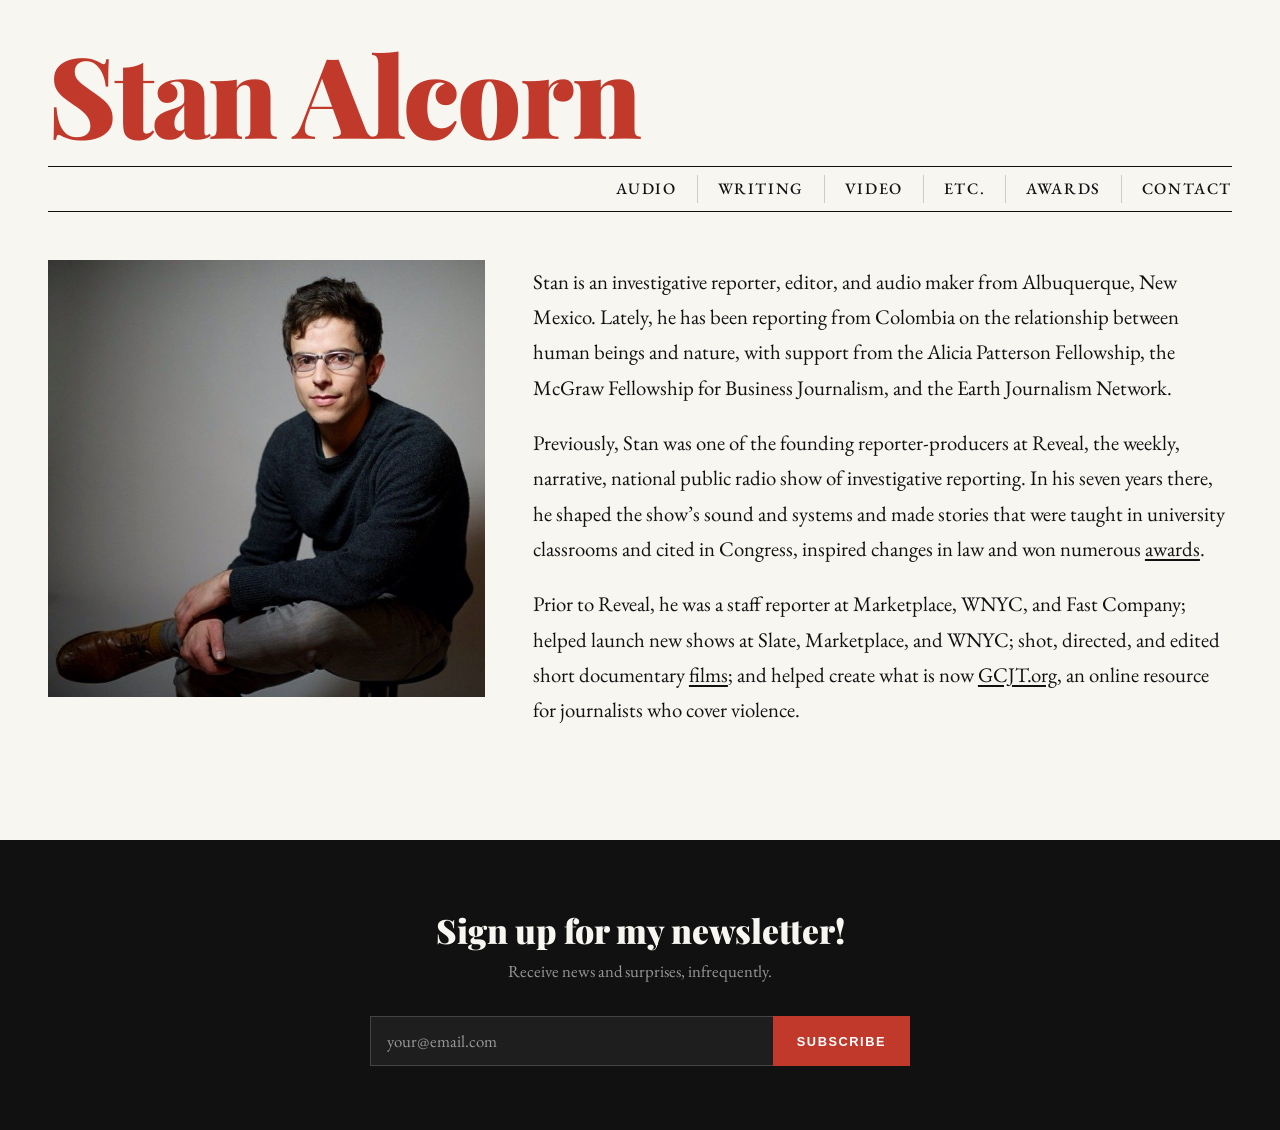
<file: index.html>
<!DOCTYPE html>
<html lang="en">
<head>
  <meta charset="UTF-8">
  <meta name="viewport" content="width=device-width, initial-scale=1.0">
  <title>Stan Alcorn — Investigative Reporter, Editor, and Audio Maker</title>
  <meta name="description" content="Stan Alcorn is an investigative reporter, editor and audio maker reporting from Colombia on the relationship between human beings and nature. Peabody Award winner and founding reporter-producer at Reveal.">
  <meta name="author" content="Stan Alcorn">
  <link rel="canonical" href="https://stanalcorn.com/">

  <meta property="og:type" content="website">
  <meta property="og:site_name" content="Stan Alcorn">
  <meta property="og:title" content="Stan Alcorn — Investigative Reporter, Editor and Audio Maker">
  <meta property="og:description" content="Stan Alcorn is an investigative reporter, editor and audio maker reporting from Colombia on the relationship between human beings and nature. Peabody Award winner and founding reporter-producer at Reveal.">
  <meta property="og:url" content="https://stanalcorn.com/">
  <meta property="og:image" content="https://stanalcorn.com/TedPortrait.jpg">
  <meta name="twitter:card" content="summary">

  <link rel="icon" href="favicon.ico?v=2" sizes="16x16 32x32 48x48">
  <link rel="apple-touch-icon" href="apple-touch-icon.png?v=2">

  <link rel="preconnect" href="https://fonts.googleapis.com">
  <link rel="preconnect" href="https://fonts.gstatic.com" crossorigin>
  <link rel="preload" as="style" href="https://fonts.googleapis.com/css2?family=Playfair+Display:wght@900&family=EB+Garamond:wght@400;500&display=swap">
  <link rel="stylesheet" href="https://fonts.googleapis.com/css2?family=Playfair+Display:wght@900&family=EB+Garamond:wght@400;500&display=swap" media="print" onload="this.media='all'">
  <noscript><link rel="stylesheet" href="https://fonts.googleapis.com/css2?family=Playfair+Display:wght@900&family=EB+Garamond:wght@400;500&display=swap"></noscript>
  <link rel="stylesheet" href="style.css">
</head>
<body>
  <a class="skip-link" href="#main">Skip to content</a>

  <header>
    <h1 class="site-name"><a href="index.html" class="name-link active">Stan Alcorn</a></h1>
    <nav class="main-nav" aria-label="Main">
      <a href="audio.html">Audio</a>
      <a href="writing.html">Writing</a>
      <a href="video.html">Video</a>
      <a href="etc.html">Etc.</a>
      <a href="awards.html">Awards</a>
      <a href="contact.html">Contact</a>
    </nav>
  </header>

  <main class="home-layout" id="main">
    <div class="home-photo">
      <img src="TedPortrait.jpg" alt="Portrait of Stan Alcorn" class="portrait"
           width="640" height="640" fetchpriority="high" decoding="async">
    </div>
    <!-- BIO TEXT — edit paragraphs below to update, use <a href="...">text</a> for links -->
    <div class="home-bio">
      <p>Stan is an investigative reporter, editor, and audio maker from Albuquerque, New Mexico. Lately, he has been reporting from Colombia on the relationship between human beings and nature, with support from the Alicia Patterson Fellowship, the McGraw Fellowship for Business Journalism, and the Earth Journalism Network.</p>
      <p>Previously, Stan was one of the founding reporter-producers at Reveal, the weekly, narrative, national public radio show of investigative reporting. In his seven years there, he shaped the show’s sound and systems and made stories that were taught in university classrooms and cited in Congress, inspired changes in law and won numerous <a href="awards.html">awards</a>.</p>
      <p>Prior to Reveal, he was a staff reporter at Marketplace, WNYC, and Fast Company; helped launch new shows at Slate, Marketplace, and WNYC; shot, directed, and edited short documentary <a href="video.html">films</a>; and helped create what is now <a href="https://gcjt.org">GCJT.org</a>, an online resource for journalists who cover violence.</p>
    </div>
    <!-- END BIO TEXT -->
  </main>

<footer class="site-footer">
  <div class="footer-inner">
    <h2 class="footer-heading">Sign up for my newsletter!</h2>
    <p class="footer-sub">Receive news and surprises, infrequently.</p>
    <form class="subscribe-form" id="subscribeForm">
      <div class="subscribe-row">
        <label class="visually-hidden" for="subscribeEmail">Email address</label>
        <input type="email" id="subscribeEmail" name="email" autocomplete="email"
               placeholder="your@email.com" required class="subscribe-input">
        <button type="submit" class="subscribe-btn">Subscribe</button>
      </div>
      <p class="subscribe-msg" id="subscribeMsg" role="status" hidden></p>
    </form>
  </div>
</footer>
<script src="forms.js" defer></script>
</body>
</html>
</file>
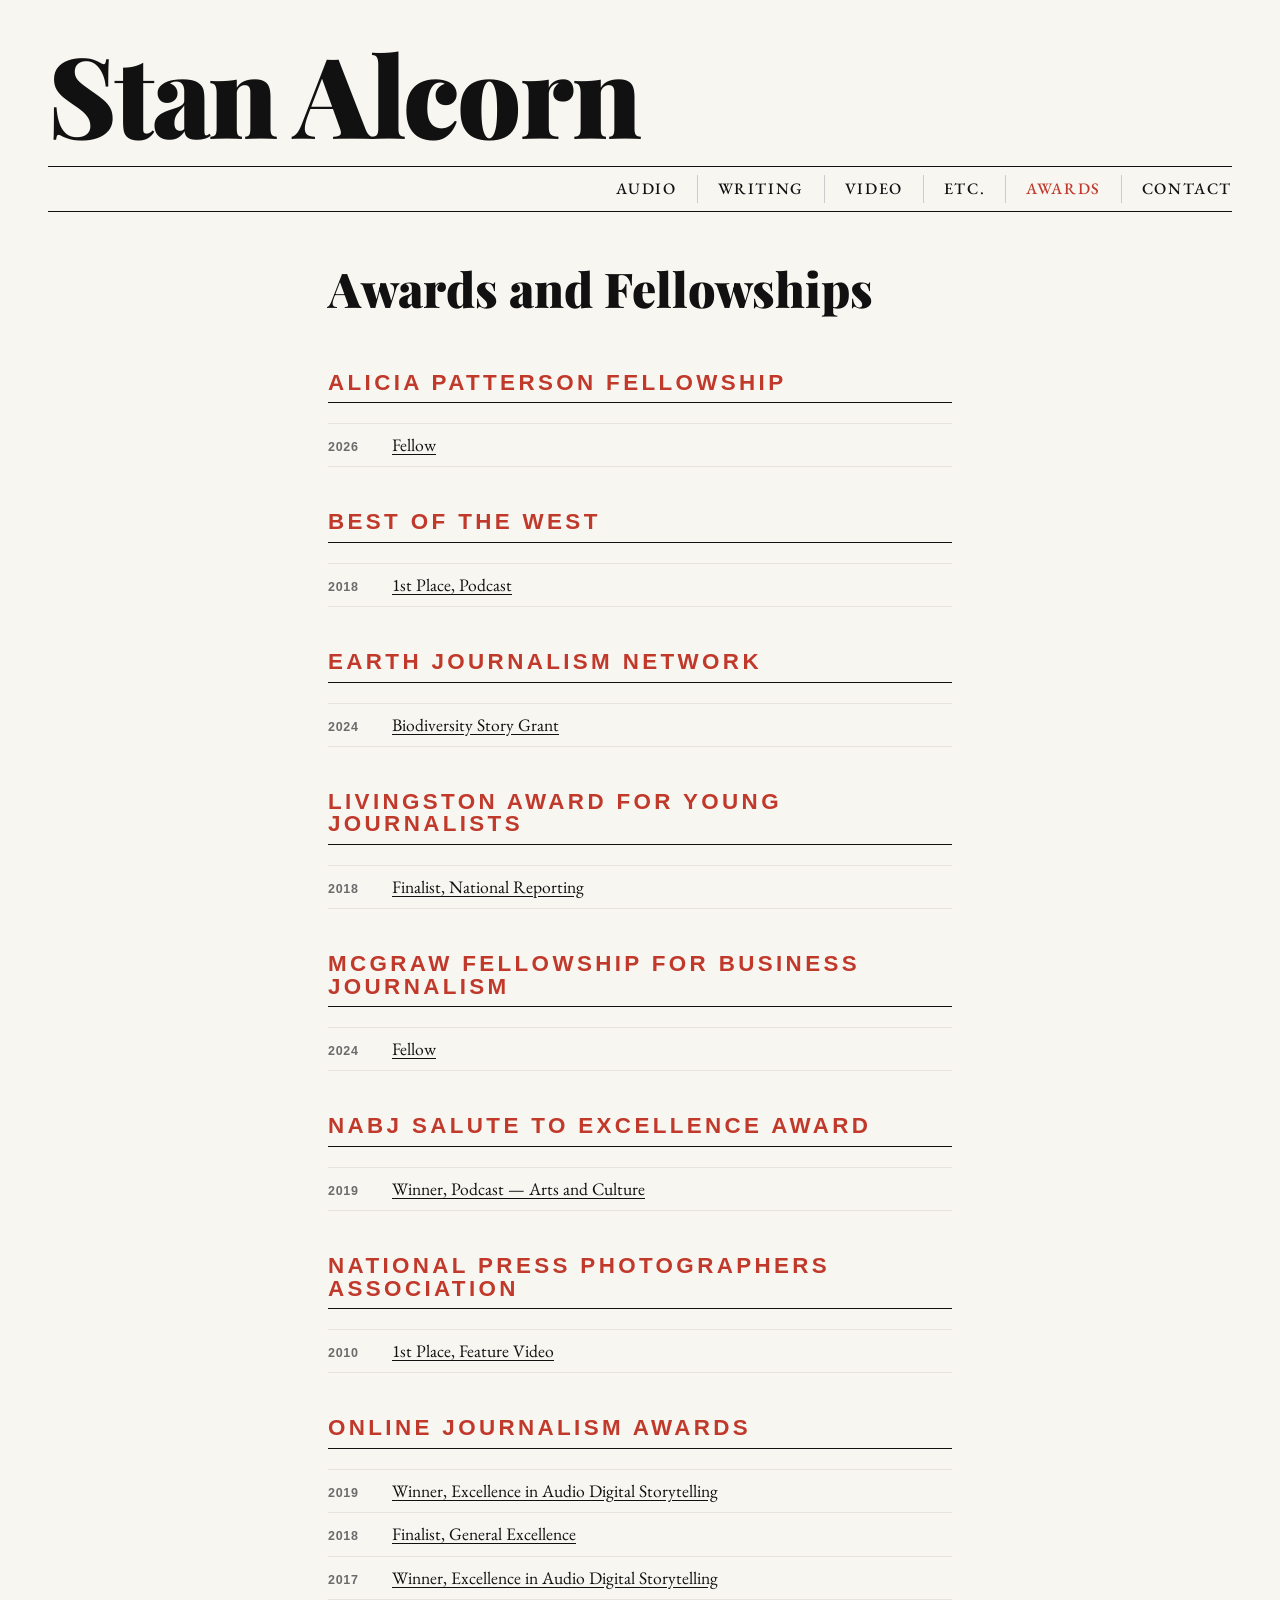
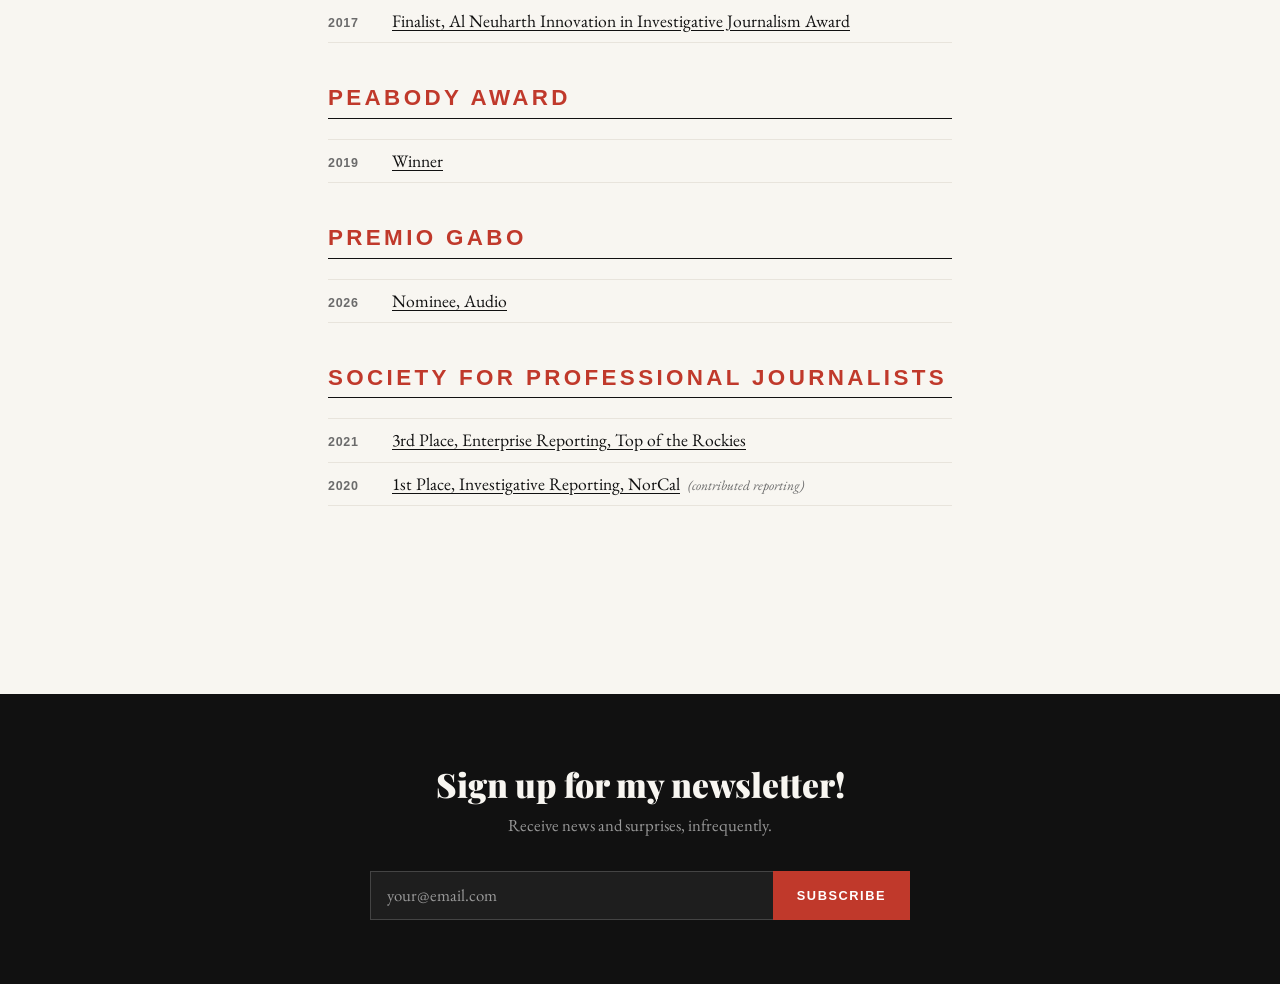
<file: awards.html>
<!DOCTYPE html>
<html lang="en">
<head>
  <meta charset="UTF-8">
  <meta name="viewport" content="width=device-width, initial-scale=1.0">
  <title>Awards and Fellowships — Stan Alcorn</title>
  <meta name="description" content="Awards and fellowships received by Stan Alcorn, including a Peabody Award, two Online Journalism Awards, an Alicia Patterson Fellowship and a McGraw Fellowship.">
  <meta name="author" content="Stan Alcorn">
  <link rel="canonical" href="https://stanalcorn.com/awards.html">

  <meta property="og:type" content="website">
  <meta property="og:site_name" content="Stan Alcorn">
  <meta property="og:title" content="Awards and Fellowships — Stan Alcorn">
  <meta property="og:description" content="Awards and fellowships received by Stan Alcorn, including a Peabody Award, two Online Journalism Awards, an Alicia Patterson Fellowship and a McGraw Fellowship.">
  <meta property="og:url" content="https://stanalcorn.com/awards.html">
  <meta property="og:image" content="https://stanalcorn.com/TedPortrait.jpg">
  <meta name="twitter:card" content="summary">

  <link rel="icon" href="favicon.ico?v=2" sizes="16x16 32x32 48x48">
  <link rel="apple-touch-icon" href="apple-touch-icon.png?v=2">

  <link rel="preconnect" href="https://fonts.googleapis.com">
  <link rel="preconnect" href="https://fonts.gstatic.com" crossorigin>
  <link rel="preload" as="style" href="https://fonts.googleapis.com/css2?family=Playfair+Display:wght@900&family=EB+Garamond:wght@400;500&display=swap">
  <link rel="stylesheet" href="https://fonts.googleapis.com/css2?family=Playfair+Display:wght@900&family=EB+Garamond:wght@400;500&display=swap" media="print" onload="this.media='all'">
  <noscript><link rel="stylesheet" href="https://fonts.googleapis.com/css2?family=Playfair+Display:wght@900&family=EB+Garamond:wght@400;500&display=swap"></noscript>
  <link rel="stylesheet" href="style.css">
</head>
<body>
  <a class="skip-link" href="#main">Skip to content</a>

  <header>
    <p class="site-name"><a href="index.html" class="name-link">Stan Alcorn</a></p>
    <nav class="main-nav" aria-label="Main">
      <a href="audio.html">Audio</a>
      <a href="writing.html">Writing</a>
      <a href="video.html">Video</a>
      <a href="etc.html">Etc.</a>
      <a href="awards.html" class="active" aria-current="page">Awards</a>
      <a href="contact.html">Contact</a>
    </nav>
  </header>

  <main class="awards-page" id="main">
    <h1 class="awards-page-heading">Awards and Fellowships</h1>

    <div class="award-group">
      <h2 class="section-heading">Alicia Patterson Fellowship</h2>
      <ul class="award-entries">
        <li class="award-entry">
          <span class="award-year">2026</span>
          <span><a href="https://aliciapatterson.org/apf/eight-journalists-receive-alicia-patterson-fellowships-for-in-depth-reporting-in-2026/" target="_blank" rel="noopener">Fellow</a></span>
        </li>
      </ul>
    </div>

    <div class="award-group">
      <h2 class="section-heading">Best of the West</h2>
      <ul class="award-entries">
        <li class="award-entry">
          <span class="award-year">2018</span>
          <span><a href="https://bestofthewestcontest.org/2018-contest-results/" target="_blank" rel="noopener">1st Place, Podcast</a></span>
        </li>
      </ul>
    </div>

    <div class="award-group">
      <h2 class="section-heading">Earth Journalism Network</h2>
      <ul class="award-entries">
        <li class="award-entry">
          <span class="award-year">2024</span>
          <span><a href="https://earthjournalism.net/fellows/stan-alcorn" target="_blank" rel="noopener">Biodiversity Story Grant</a></span>
        </li>
      </ul>
    </div>

    <div class="award-group">
      <h2 class="section-heading">Livingston Award for Young Journalists</h2>
      <ul class="award-entries">
        <li class="award-entry">
          <span class="award-year">2018</span>
          <span><a href="https://wallacehouse.umich.edu/livingston-award-winners-finalists/stan-alcorn/" target="_blank" rel="noopener">Finalist, National Reporting</a></span>
        </li>
      </ul>
    </div>

    <div class="award-group">
      <h2 class="section-heading">McGraw Fellowship for Business Journalism</h2>
      <ul class="award-entries">
        <li class="award-entry">
          <span class="award-year">2024</span>
          <span><a href="https://www.mcgrawcenter.org/2024-fellows/" target="_blank" rel="noopener">Fellow</a></span>
        </li>
      </ul>
    </div>

    <div class="award-group">
      <h2 class="section-heading">NABJ Salute to Excellence Award</h2>
      <ul class="award-entries">
        <li class="award-entry">
          <span class="award-year">2019</span>
          <span><a href="https://web.archive.org/web/20190824001801/https://www.nabj.org/news/465312/2019-STE-Winners-Photojournalism-Podcasts-Magazine-PR--Marketing.htm" target="_blank" rel="noopener">Winner, Podcast — Arts and Culture</a></span>
        </li>
      </ul>
    </div>

    <div class="award-group">
      <h2 class="section-heading">National Press Photographers Association</h2>
      <ul class="award-entries">
        <li class="award-entry">
          <span class="award-year">2010</span>
          <span><a href="https://web.archive.org/web/20100526140401/http://bop.nppa.org/2010/web_sites/winners/?cat=FWV&smc=INDE" target="_blank" rel="noopener">1st Place, Feature Video</a></span>
        </li>
      </ul>
    </div>

    <div class="award-group">
      <h2 class="section-heading">Online Journalism Awards</h2>
      <ul class="award-entries">
        <li class="award-entry">
          <span class="award-year">2019</span>
          <span><a href="https://awards.journalists.org/entries/monumental-lies/" target="_blank" rel="noopener">Winner, Excellence in Audio Digital Storytelling</a></span>
        </li>
        <li class="award-entry">
          <span class="award-year">2018</span>
          <span><a href="https://awards.journalists.org/entries/reveal/" target="_blank" rel="noopener">Finalist, General Excellence</a></span>
        </li>
        <li class="award-entry">
          <span class="award-year">2017</span>
          <span><a href="https://awards.journalists.org/entries/the-wall/" target="_blank" rel="noopener">Winner, Excellence in Audio Digital Storytelling</a></span>
        </li>
        <li class="award-entry">
          <span class="award-year">2017</span>
          <span><a href="https://awards.journalists.org/entries/lax-safety-at-the-shipyards/" target="_blank" rel="noopener">Finalist, Al Neuharth Innovation in Investigative Journalism Award</a></span>
        </li>
      </ul>
    </div>

    <div class="award-group">
      <h2 class="section-heading">Peabody Award</h2>
      <ul class="award-entries">
        <li class="award-entry">
          <span class="award-year">2019</span>
          <span><a href="https://peabodyawards.com/award-profile/monumental-lies/" target="_blank" rel="noopener">Winner</a></span>
        </li>
      </ul>
    </div>

    <div class="award-group">
      <h2 class="section-heading">Premio Gabo</h2>
      <ul class="award-entries">
        <li class="award-entry">
          <span class="award-year">2026</span>
          <span><a href="https://premioggm.org/trabajo/edicion/2026/audio/la-ruta-de-sol/" target="_blank" rel="noopener">Nominee, Audio</a></span>
        </li>
      </ul>
    </div>

    <div class="award-group">
      <h2 class="section-heading">Society for Professional Journalists</h2>
      <ul class="award-entries">
        <li class="award-entry">
          <span class="award-year">2021</span>
          <span><a href="https://nmindepth.com/2021/new-mexico-in-depth-wins-big-in-regional-contest/" target="_blank" rel="noopener">3rd Place, Enterprise Reporting, Top of the Rockies</a></span>
        </li>
        <li class="award-entry">
          <span class="award-year">2020</span>
          <span><a href="https://spjnorcal.org/2021/02/03/spj-norcal-honors-2020-excellence-in-journalism-award-winners/" target="_blank" rel="noopener">1st Place, Investigative Reporting, NorCal</a> <span class="award-note">(contributed reporting)</span></span>
        </li>
      </ul>
    </div>

  </main>

<footer class="site-footer">
  <div class="footer-inner">
    <h2 class="footer-heading">Sign up for my newsletter!</h2>
    <p class="footer-sub">Receive news and surprises, infrequently.</p>
    <form class="subscribe-form" id="subscribeForm">
      <div class="subscribe-row">
        <label class="visually-hidden" for="subscribeEmail">Email address</label>
        <input type="email" id="subscribeEmail" name="email" autocomplete="email"
               placeholder="your@email.com" required class="subscribe-input">
        <button type="submit" class="subscribe-btn">Subscribe</button>
      </div>
      <p class="subscribe-msg" id="subscribeMsg" role="status" hidden></p>
    </form>
  </div>
</footer>
  <script src="forms.js" defer></script>
</body>
</html>
</file>
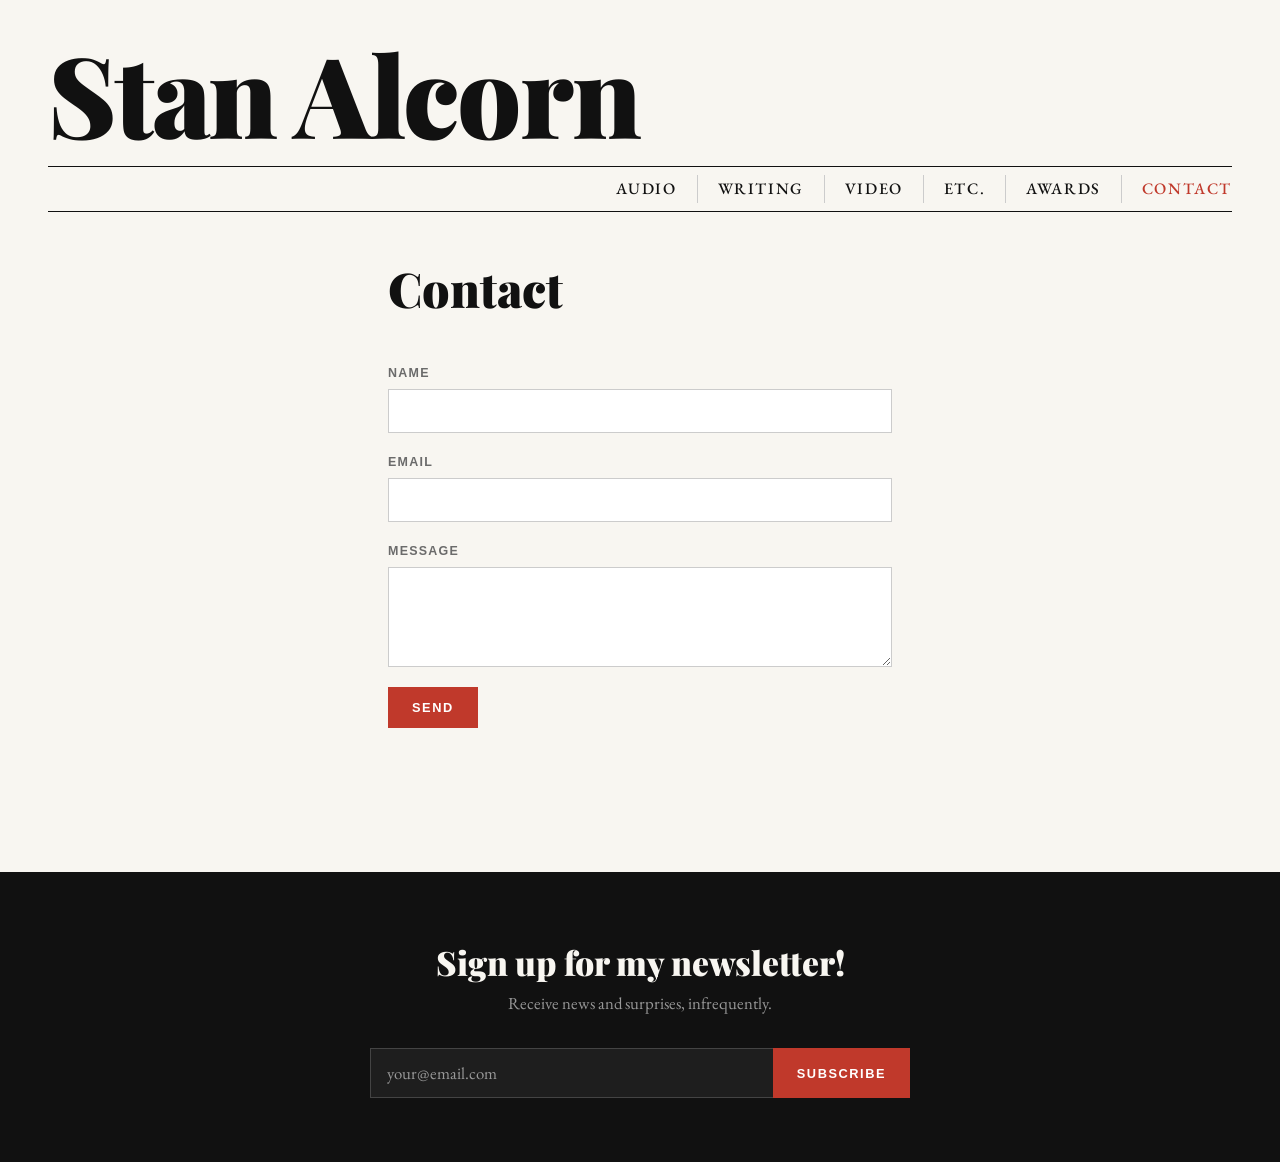
<file: contact.html>
<!DOCTYPE html>
<html lang="en">
<head>
  <meta charset="UTF-8">
  <meta name="viewport" content="width=device-width, initial-scale=1.0">
  <title>Contact — Stan Alcorn</title>
  <meta name="description" content="Get in touch with investigative reporter, editor and audio maker Stan Alcorn.">
  <meta name="author" content="Stan Alcorn">
  <link rel="canonical" href="https://stanalcorn.com/contact.html">

  <meta property="og:type" content="website">
  <meta property="og:site_name" content="Stan Alcorn">
  <meta property="og:title" content="Contact — Stan Alcorn">
  <meta property="og:description" content="Get in touch with investigative reporter, editor and audio maker Stan Alcorn.">
  <meta property="og:url" content="https://stanalcorn.com/contact.html">
  <meta property="og:image" content="https://stanalcorn.com/TedPortrait.jpg">
  <meta name="twitter:card" content="summary">

  <link rel="icon" href="favicon.ico?v=2" sizes="16x16 32x32 48x48">
  <link rel="apple-touch-icon" href="apple-touch-icon.png?v=2">

  <link rel="preconnect" href="https://fonts.googleapis.com">
  <link rel="preconnect" href="https://fonts.gstatic.com" crossorigin>
  <link rel="preload" as="style" href="https://fonts.googleapis.com/css2?family=Playfair+Display:wght@900&family=EB+Garamond:wght@400;500&display=swap">
  <link rel="stylesheet" href="https://fonts.googleapis.com/css2?family=Playfair+Display:wght@900&family=EB+Garamond:wght@400;500&display=swap" media="print" onload="this.media='all'">
  <noscript><link rel="stylesheet" href="https://fonts.googleapis.com/css2?family=Playfair+Display:wght@900&family=EB+Garamond:wght@400;500&display=swap"></noscript>
  <link rel="stylesheet" href="style.css">
</head>
<body>
  <a class="skip-link" href="#main">Skip to content</a>

  <header>
    <p class="site-name"><a href="index.html" class="name-link">Stan Alcorn</a></p>
    <nav class="main-nav" aria-label="Main">
      <a href="audio.html">Audio</a>
      <a href="writing.html">Writing</a>
      <a href="video.html">Video</a>
      <a href="etc.html">Etc.</a>
      <a href="awards.html">Awards</a>
      <a href="contact.html" class="active" aria-current="page">Contact</a>
    </nav>
  </header>

  <main class="contact-page" id="main">
    <h1>Contact</h1>
    <form id="contactForm">
      <div class="contact-field">
        <label for="contactName">Name</label>
        <input type="text" id="contactName" name="name" autocomplete="name" class="contact-input" required>
      </div>
      <div class="contact-field">
        <label for="contactEmail">Email</label>
        <input type="email" id="contactEmail" name="email" autocomplete="email" class="contact-input" required>
      </div>
      <div class="contact-field">
        <label for="contactMessage">Message</label>
        <textarea id="contactMessage" name="message" class="contact-textarea" required></textarea>
      </div>
      <button type="submit" class="subscribe-btn">Send</button>
    </form>
    <!-- Outside the form on purpose: on success the form is hidden, and a
         status message nested inside it would be hidden along with it. -->
    <p class="subscribe-msg" id="contactMsg" role="status" hidden></p>
  </main>

<footer class="site-footer">
  <div class="footer-inner">
    <h2 class="footer-heading">Sign up for my newsletter!</h2>
    <p class="footer-sub">Receive news and surprises, infrequently.</p>
    <form class="subscribe-form" id="subscribeForm">
      <div class="subscribe-row">
        <label class="visually-hidden" for="subscribeEmail">Email address</label>
        <input type="email" id="subscribeEmail" name="email" autocomplete="email"
               placeholder="your@email.com" required class="subscribe-input">
        <button type="submit" class="subscribe-btn">Subscribe</button>
      </div>
      <p class="subscribe-msg" id="subscribeMsg" role="status" hidden></p>
    </form>
  </div>
</footer>
  <script src="forms.js" defer></script>
</body>
</html>
</file>
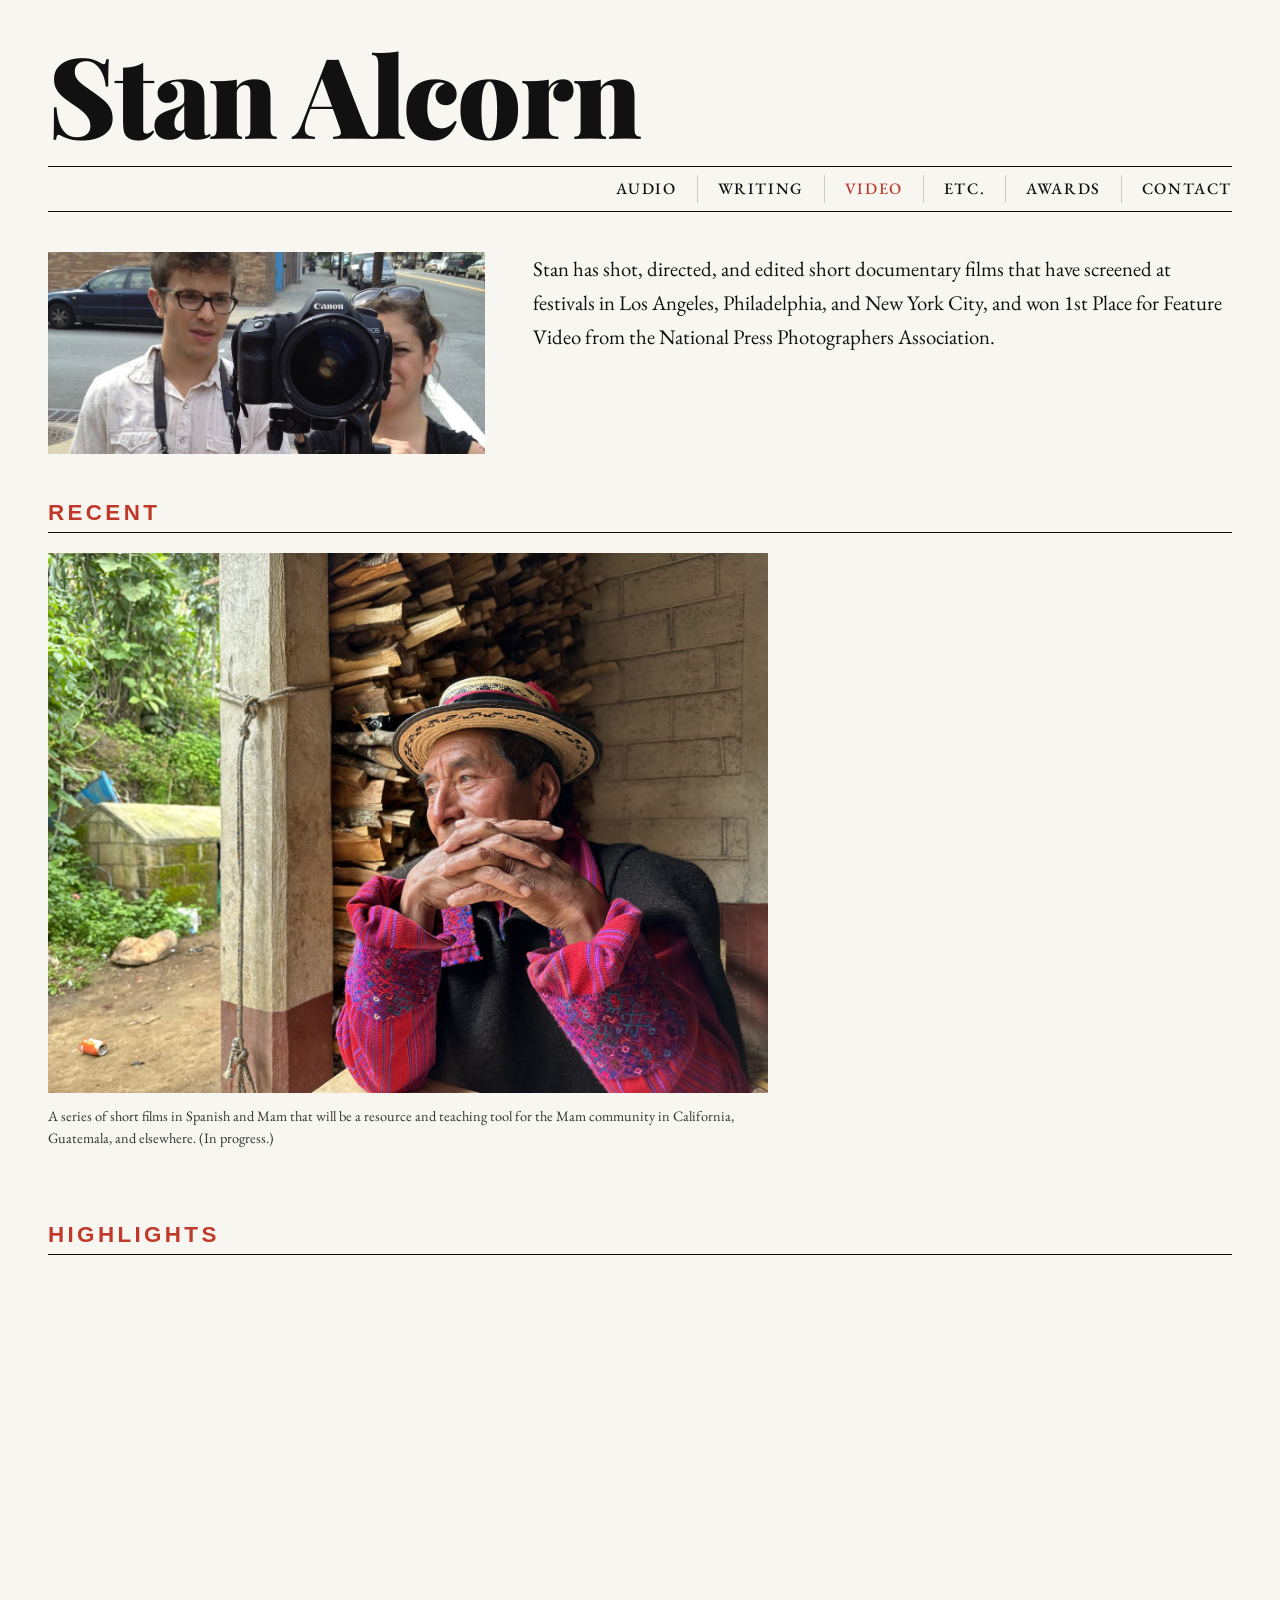
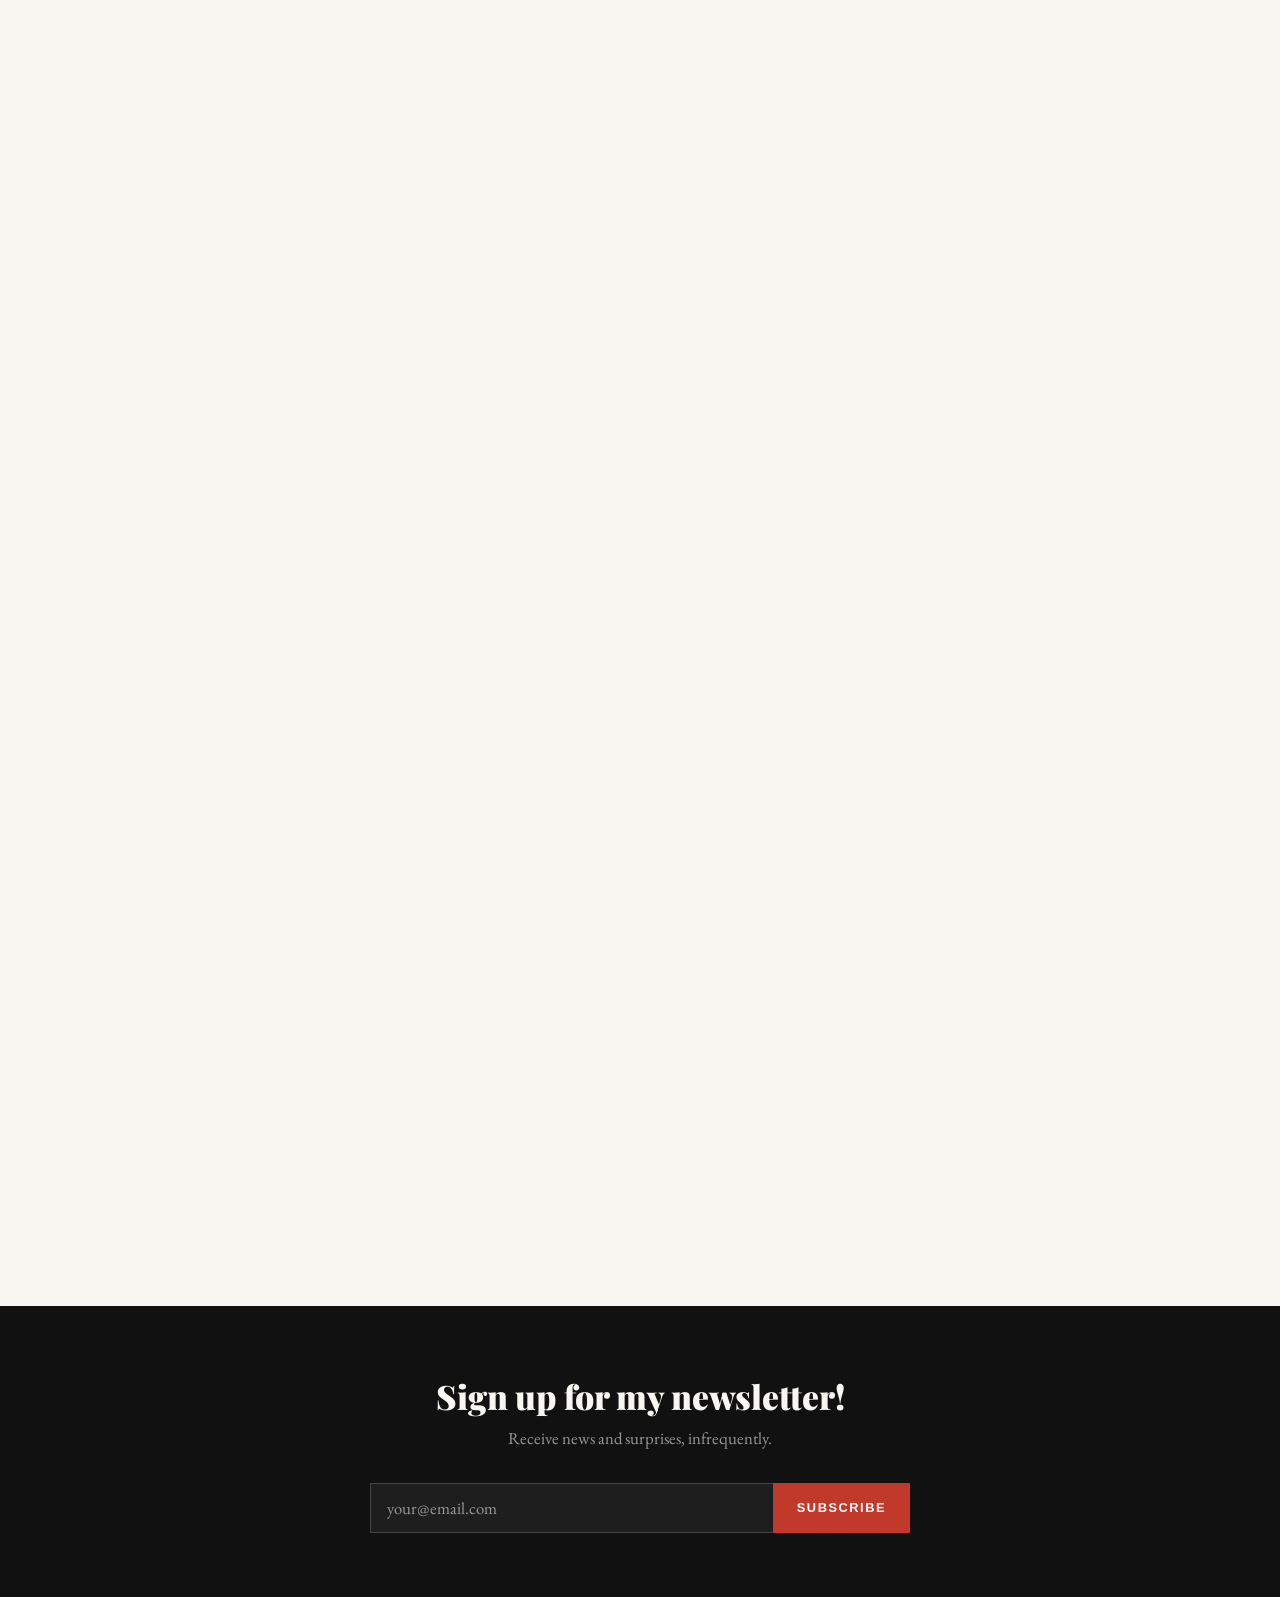
<file: video.html>
<!DOCTYPE html>
<html lang="en">
<head>
  <meta charset="UTF-8">
  <meta name="viewport" content="width=device-width, initial-scale=1.0">
  <title>Video — Stan Alcorn</title>
  <meta name="description" content="Short documentary films shot, directed and edited by Stan Alcorn, screened at festivals in Los Angeles, Philadelphia and New York City.">
  <meta name="author" content="Stan Alcorn">
  <link rel="canonical" href="https://stanalcorn.com/video.html">

  <meta property="og:type" content="website">
  <meta property="og:site_name" content="Stan Alcorn">
  <meta property="og:title" content="Video — Stan Alcorn">
  <meta property="og:description" content="Short documentary films shot, directed and edited by Stan Alcorn, screened at festivals in Los Angeles, Philadelphia and New York City.">
  <meta property="og:url" content="https://stanalcorn.com/video.html">
  <meta property="og:image" content="https://stanalcorn.com/TedPortrait.jpg">
  <meta name="twitter:card" content="summary">

  <link rel="icon" href="favicon.ico?v=2" sizes="16x16 32x32 48x48">
  <link rel="apple-touch-icon" href="apple-touch-icon.png?v=2">

  <link rel="preconnect" href="https://fonts.googleapis.com">
  <link rel="preconnect" href="https://fonts.gstatic.com" crossorigin>
  <link rel="preload" as="style" href="https://fonts.googleapis.com/css2?family=Playfair+Display:wght@900&family=EB+Garamond:wght@400;500&display=swap">
  <link rel="stylesheet" href="https://fonts.googleapis.com/css2?family=Playfair+Display:wght@900&family=EB+Garamond:wght@400;500&display=swap" media="print" onload="this.media='all'">
  <noscript><link rel="stylesheet" href="https://fonts.googleapis.com/css2?family=Playfair+Display:wght@900&family=EB+Garamond:wght@400;500&display=swap"></noscript>
  <link rel="stylesheet" href="style.css">
</head>
<body>
  <a class="skip-link" href="#main">Skip to content</a>

  <header>
    <p class="site-name"><a href="index.html" class="name-link">Stan Alcorn</a></p>
    <nav class="main-nav" aria-label="Main">
      <a href="audio.html">Audio</a>
      <a href="writing.html">Writing</a>
      <a href="video.html" class="active" aria-current="page">Video</a>
      <a href="etc.html">Etc.</a>
      <a href="awards.html">Awards</a>
      <a href="contact.html">Contact</a>
    </nav>
  </header>

  <main class="audio-page" id="main">
    <h1 class="visually-hidden">Video</h1>

    <div class="audio-intro-layout">
      <div class="audio-intro-photo audio-intro-photo--video">
        <img src="Stan%20Video.jpg" alt="Stan Alcorn shooting video on location" width="959" height="1000" fetchpriority="high" decoding="async">
      </div>
      <div class="audio-intro">
        <p>Stan has shot, directed, and edited short documentary films that have screened at festivals in Los Angeles, Philadelphia, and New York City, and won 1st Place for Feature Video from the National Press Photographers Association.</p>
      </div>
    </div>

    <!-- RECENT -->
    <section class="audio-section" aria-labelledby="recent-heading">
      <h2 class="section-heading" id="recent-heading">Recent</h2>
      <div class="grid grid--1col">

        <div class="grid-item">
          <img src="IMG_0423.jpeg" alt="Filming a short documentary with members of the Mam community" class="grid-media" width="1600" height="1200" loading="lazy" decoding="async">
          <p class="grid-desc">A series of short films in Spanish and Mam that will be a resource and teaching tool for the Mam community in California, Guatemala, and elsewhere. (In progress.)</p>
        </div>

      </div>
    </section>

    <!-- HIGHLIGHTS -->
    <section class="audio-section" aria-labelledby="highlights-heading">
      <h2 class="section-heading" id="highlights-heading">Highlights</h2>
      <div class="grid grid--1col">

        <div class="grid-item">
          <div class="video-wrapper">
            <iframe src="https://player.vimeo.com/video/62434304?h=c15c56ac76&amp;dnt=1" title="“Tag Savage’s Sideways Brain” (Vimeo)" loading="lazy" referrerpolicy="strict-origin-when-cross-origin" allow="autoplay; fullscreen; picture-in-picture; clipboard-write; encrypted-media" allowfullscreen></iframe>
          </div>
        </div>

        <div class="grid-item">
          <div class="video-wrapper">
            <iframe src="https://player.vimeo.com/video/14231089?h=c6eedda851&amp;dnt=1" title="“Where Hope Works” (Vimeo)" loading="lazy" referrerpolicy="strict-origin-when-cross-origin" allow="autoplay; fullscreen; picture-in-picture; clipboard-write; encrypted-media" allowfullscreen></iframe>
          </div>
        </div>

        <div class="grid-item">
          <div class="video-wrapper video-wrapper--tall">
            <iframe src="https://embeds.mediastorm.com/ej1o/" title="“Family Kocktail” (MediaStorm)" loading="lazy" allow="autoplay; fullscreen" allowfullscreen></iframe>
          </div>
        </div>

      </div>
    </section>

  </main>

<footer class="site-footer">
  <div class="footer-inner">
    <h2 class="footer-heading">Sign up for my newsletter!</h2>
    <p class="footer-sub">Receive news and surprises, infrequently.</p>
    <form class="subscribe-form" id="subscribeForm">
      <div class="subscribe-row">
        <label class="visually-hidden" for="subscribeEmail">Email address</label>
        <input type="email" id="subscribeEmail" name="email" autocomplete="email"
               placeholder="your@email.com" required class="subscribe-input">
        <button type="submit" class="subscribe-btn">Subscribe</button>
      </div>
      <p class="subscribe-msg" id="subscribeMsg" role="status" hidden></p>
    </form>
  </div>
</footer>
<script src="forms.js" defer></script>
</body>
</html>
</file>
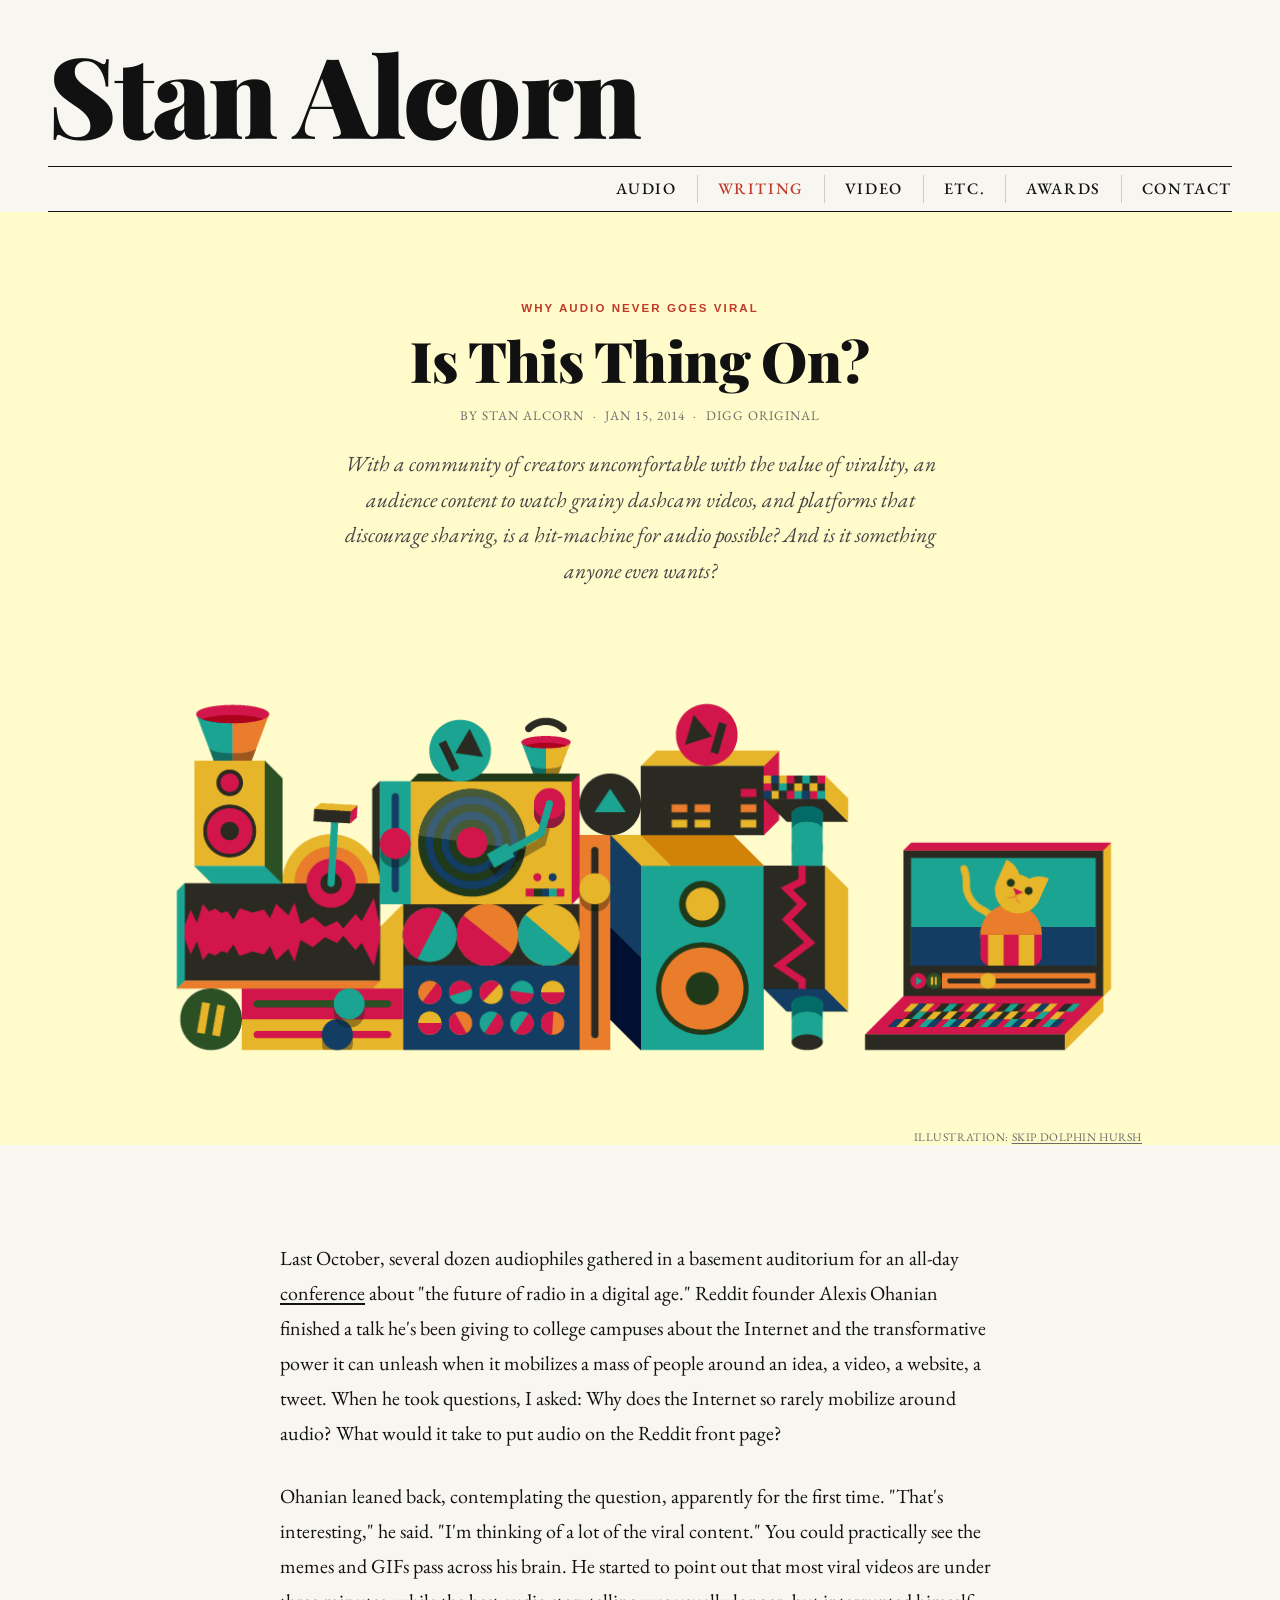
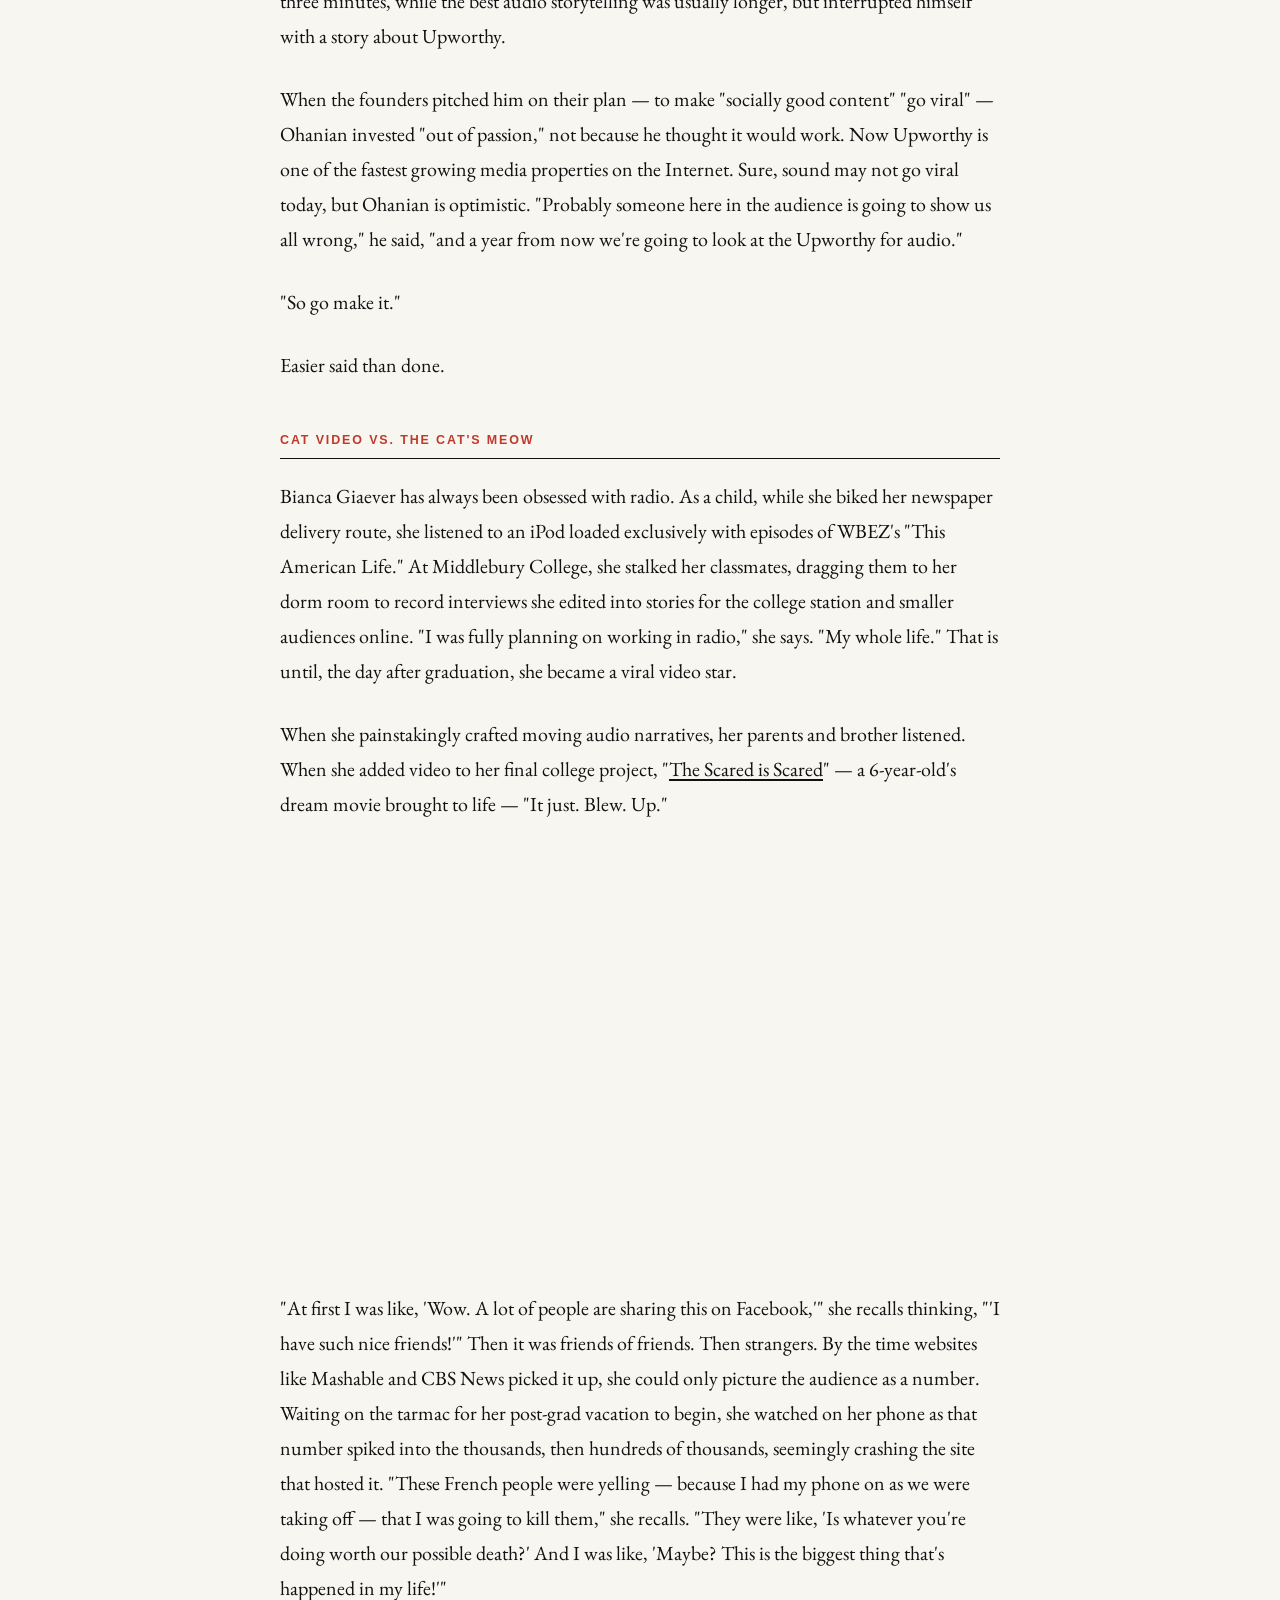
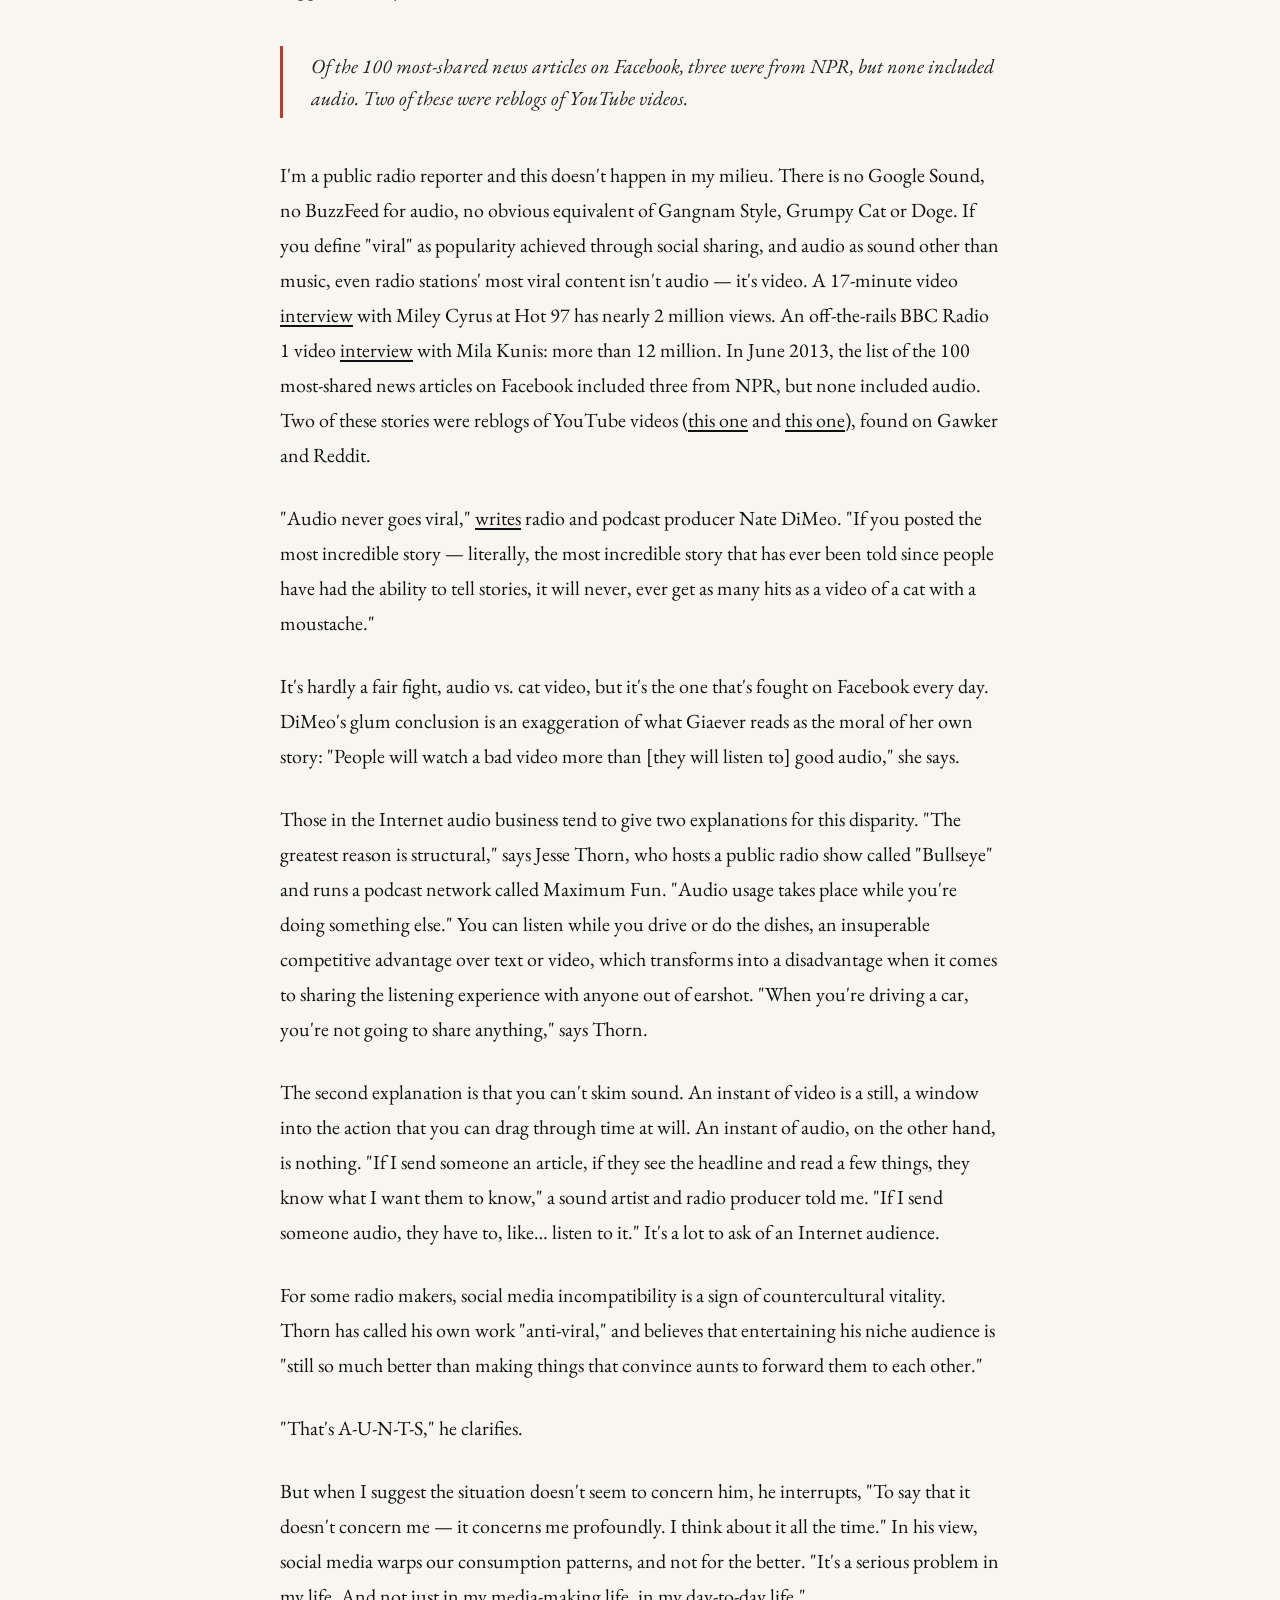
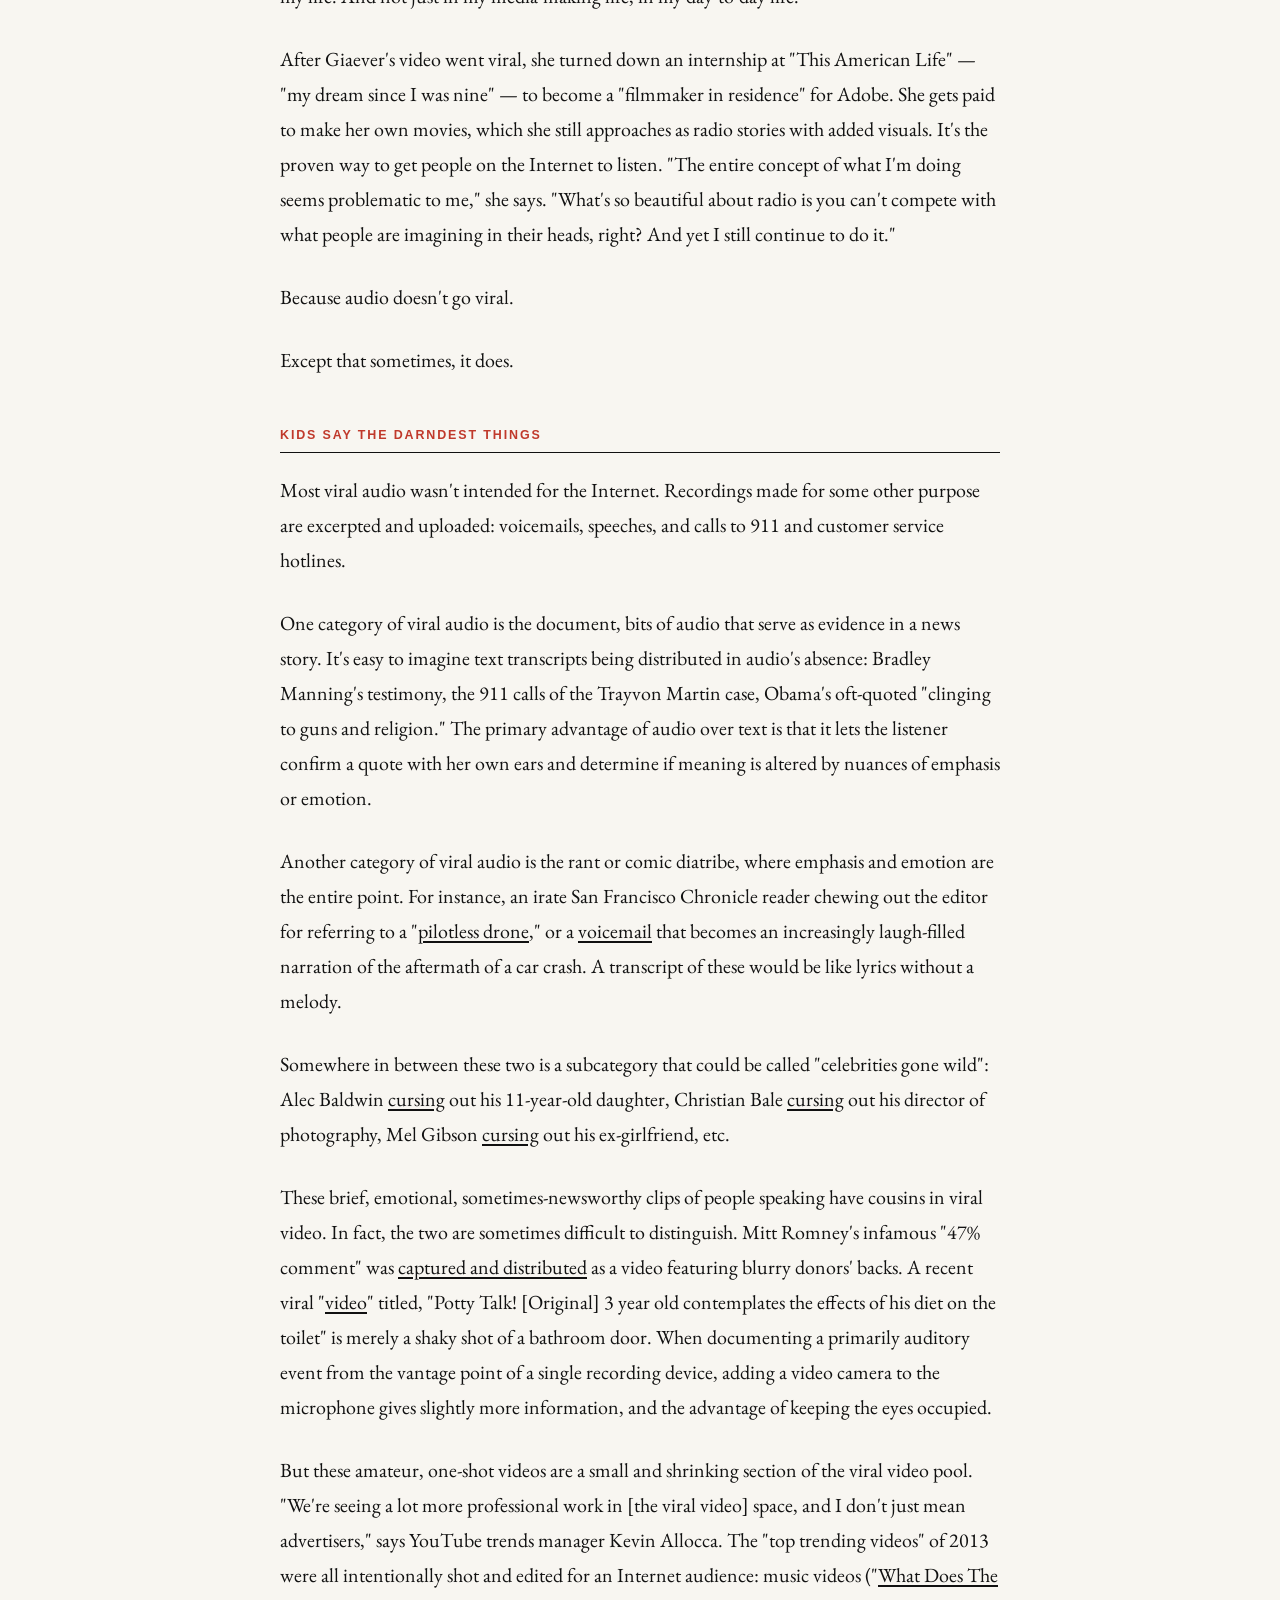
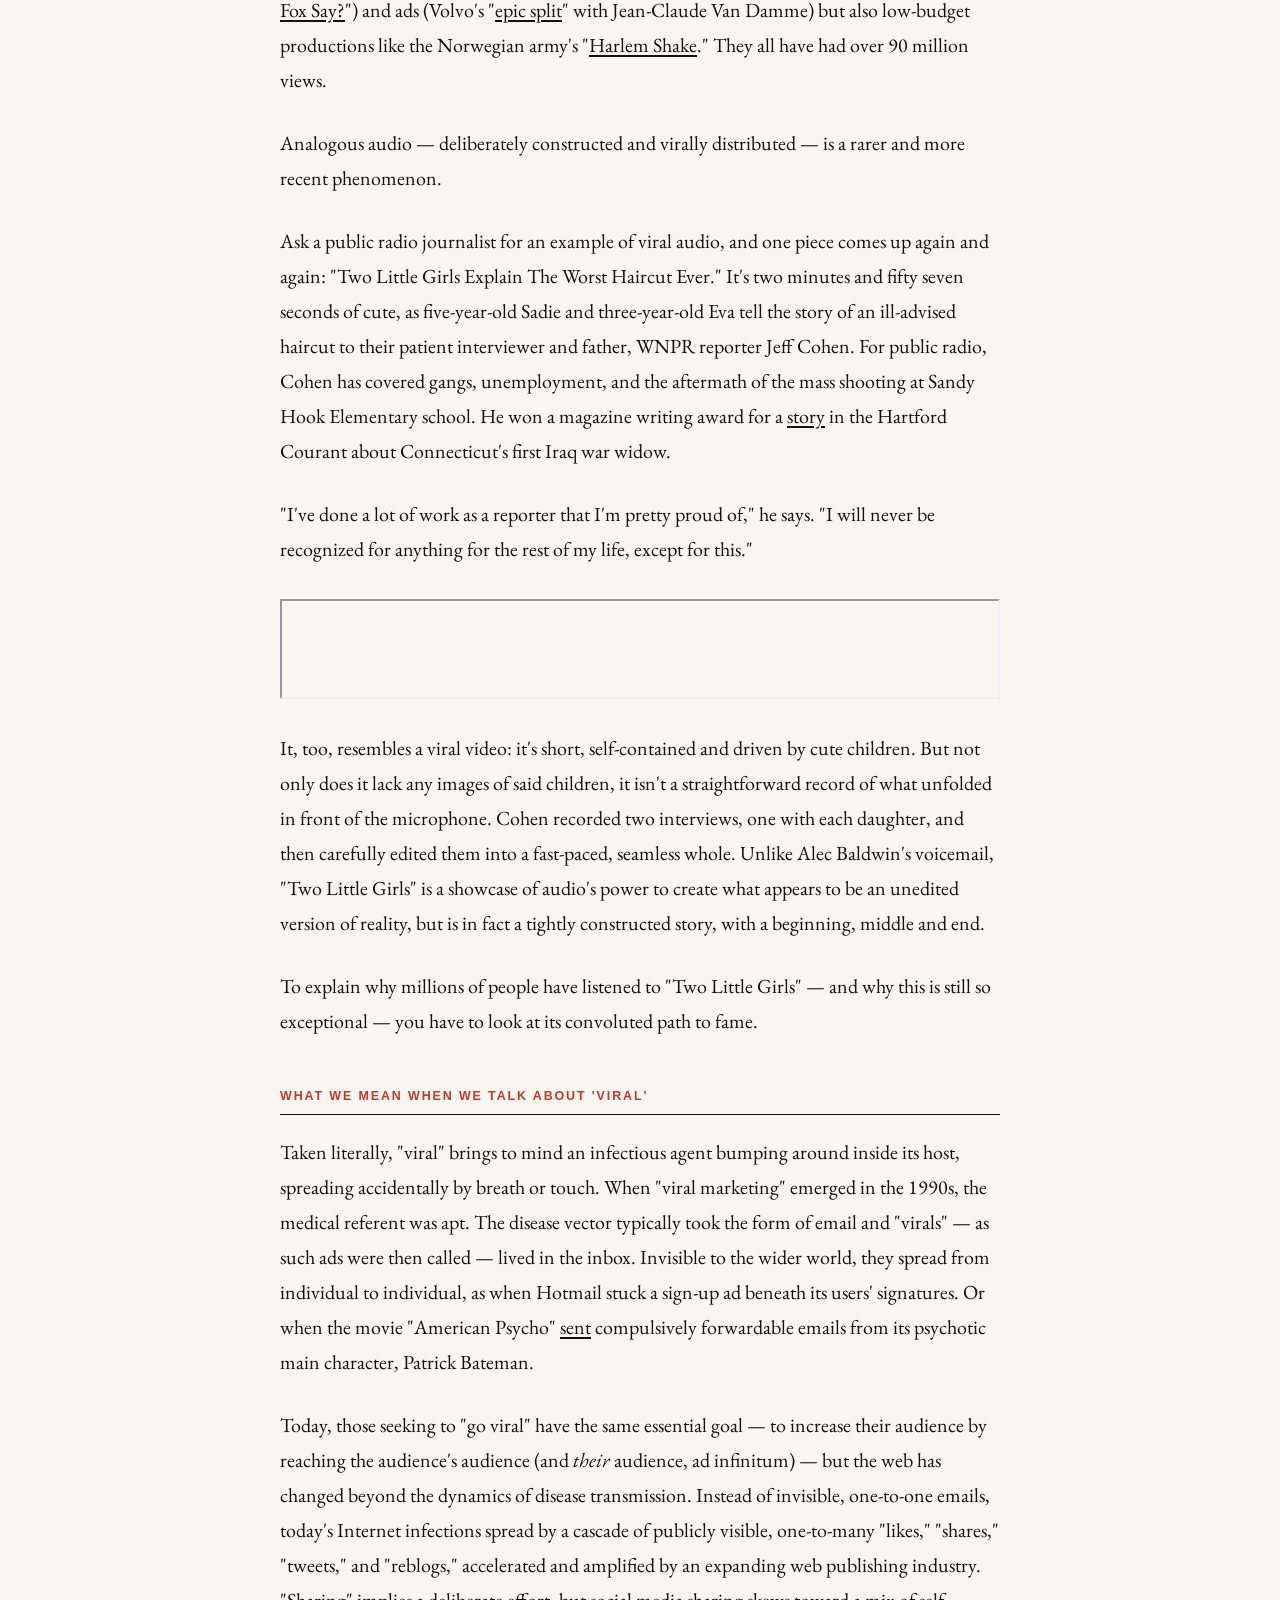
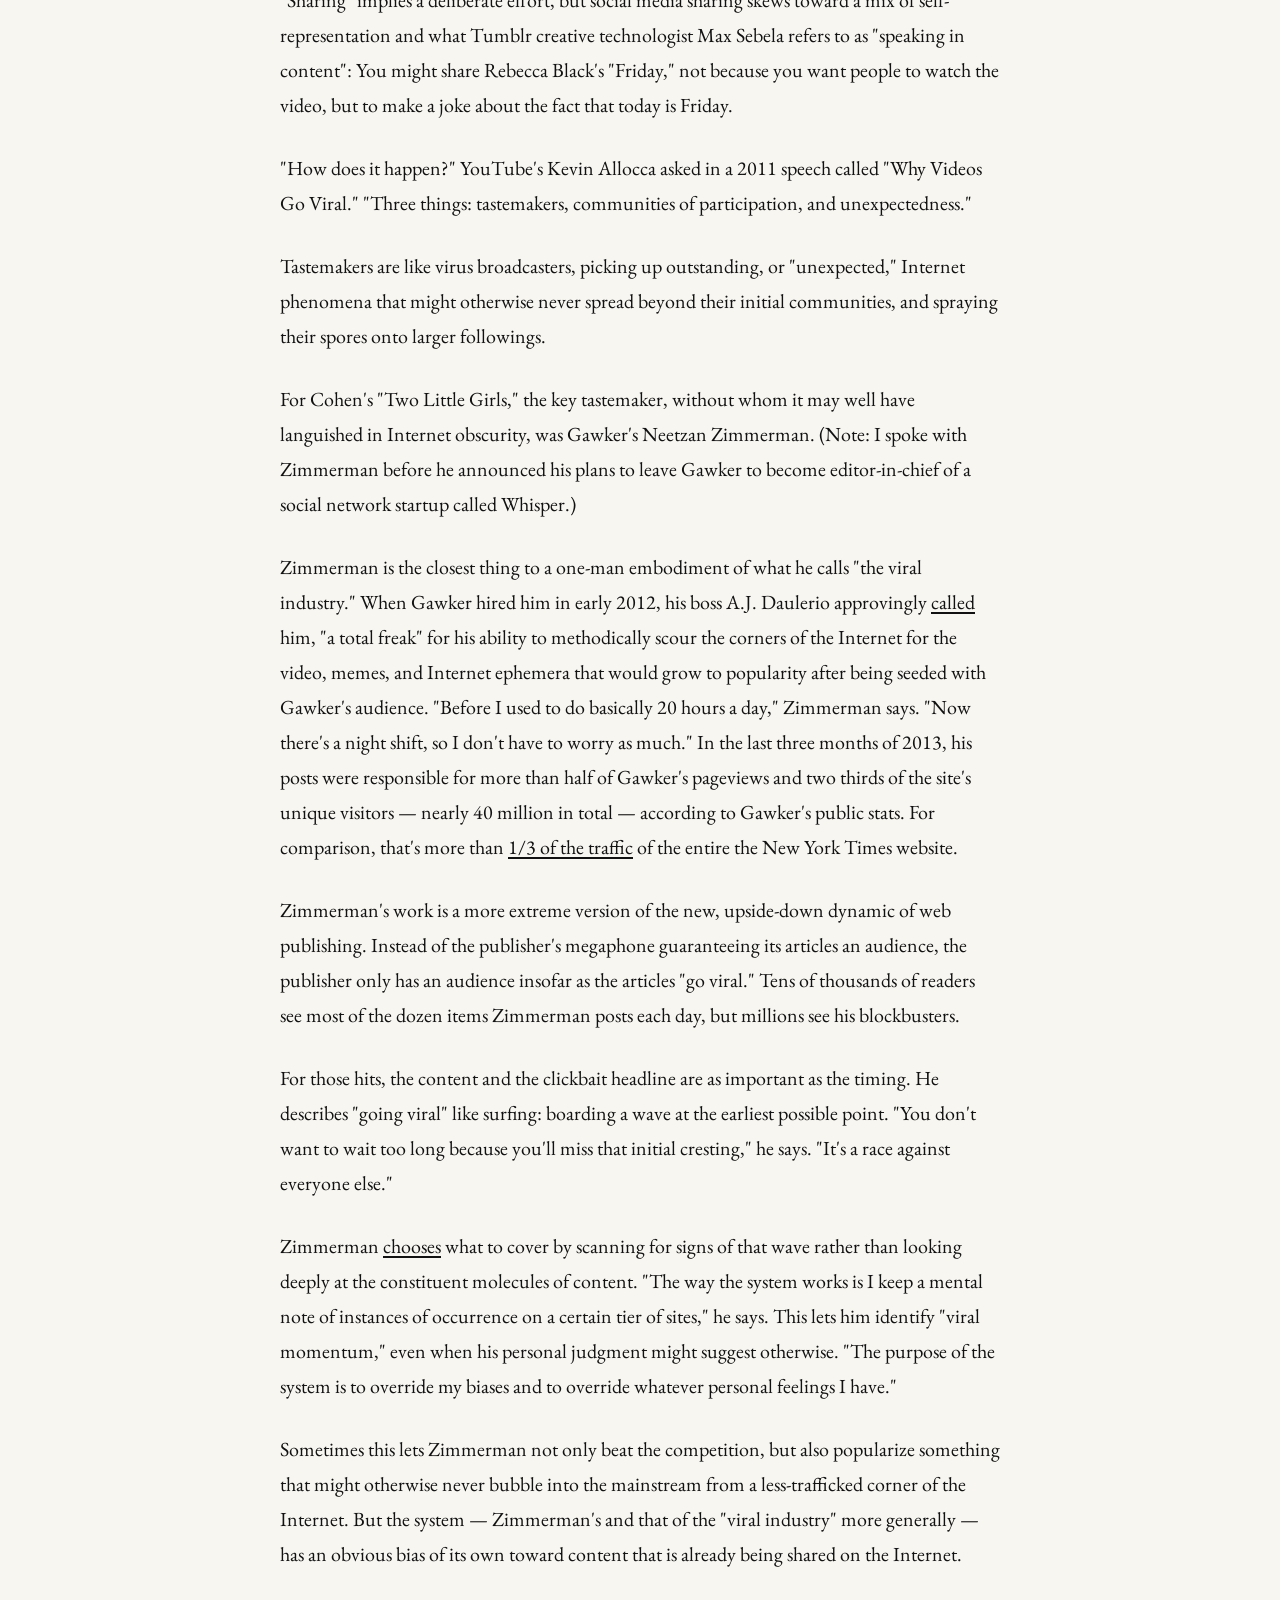
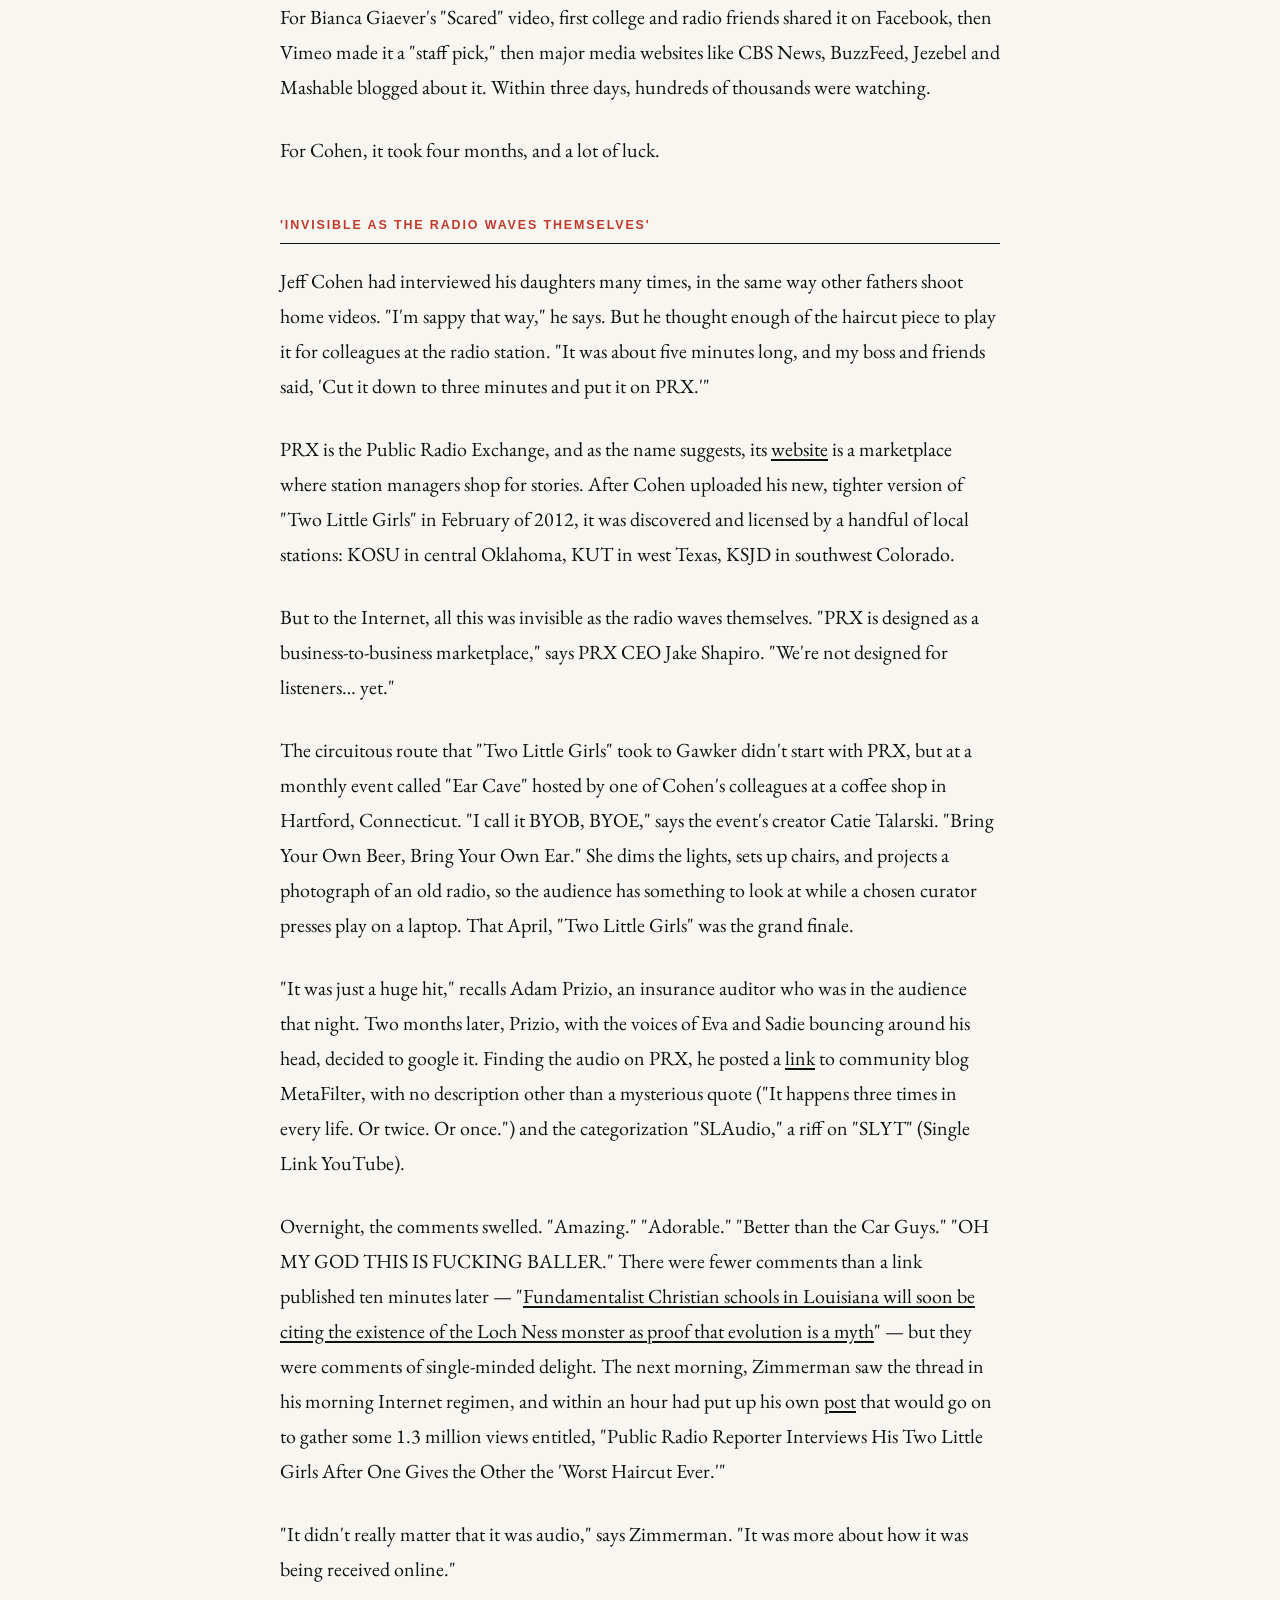
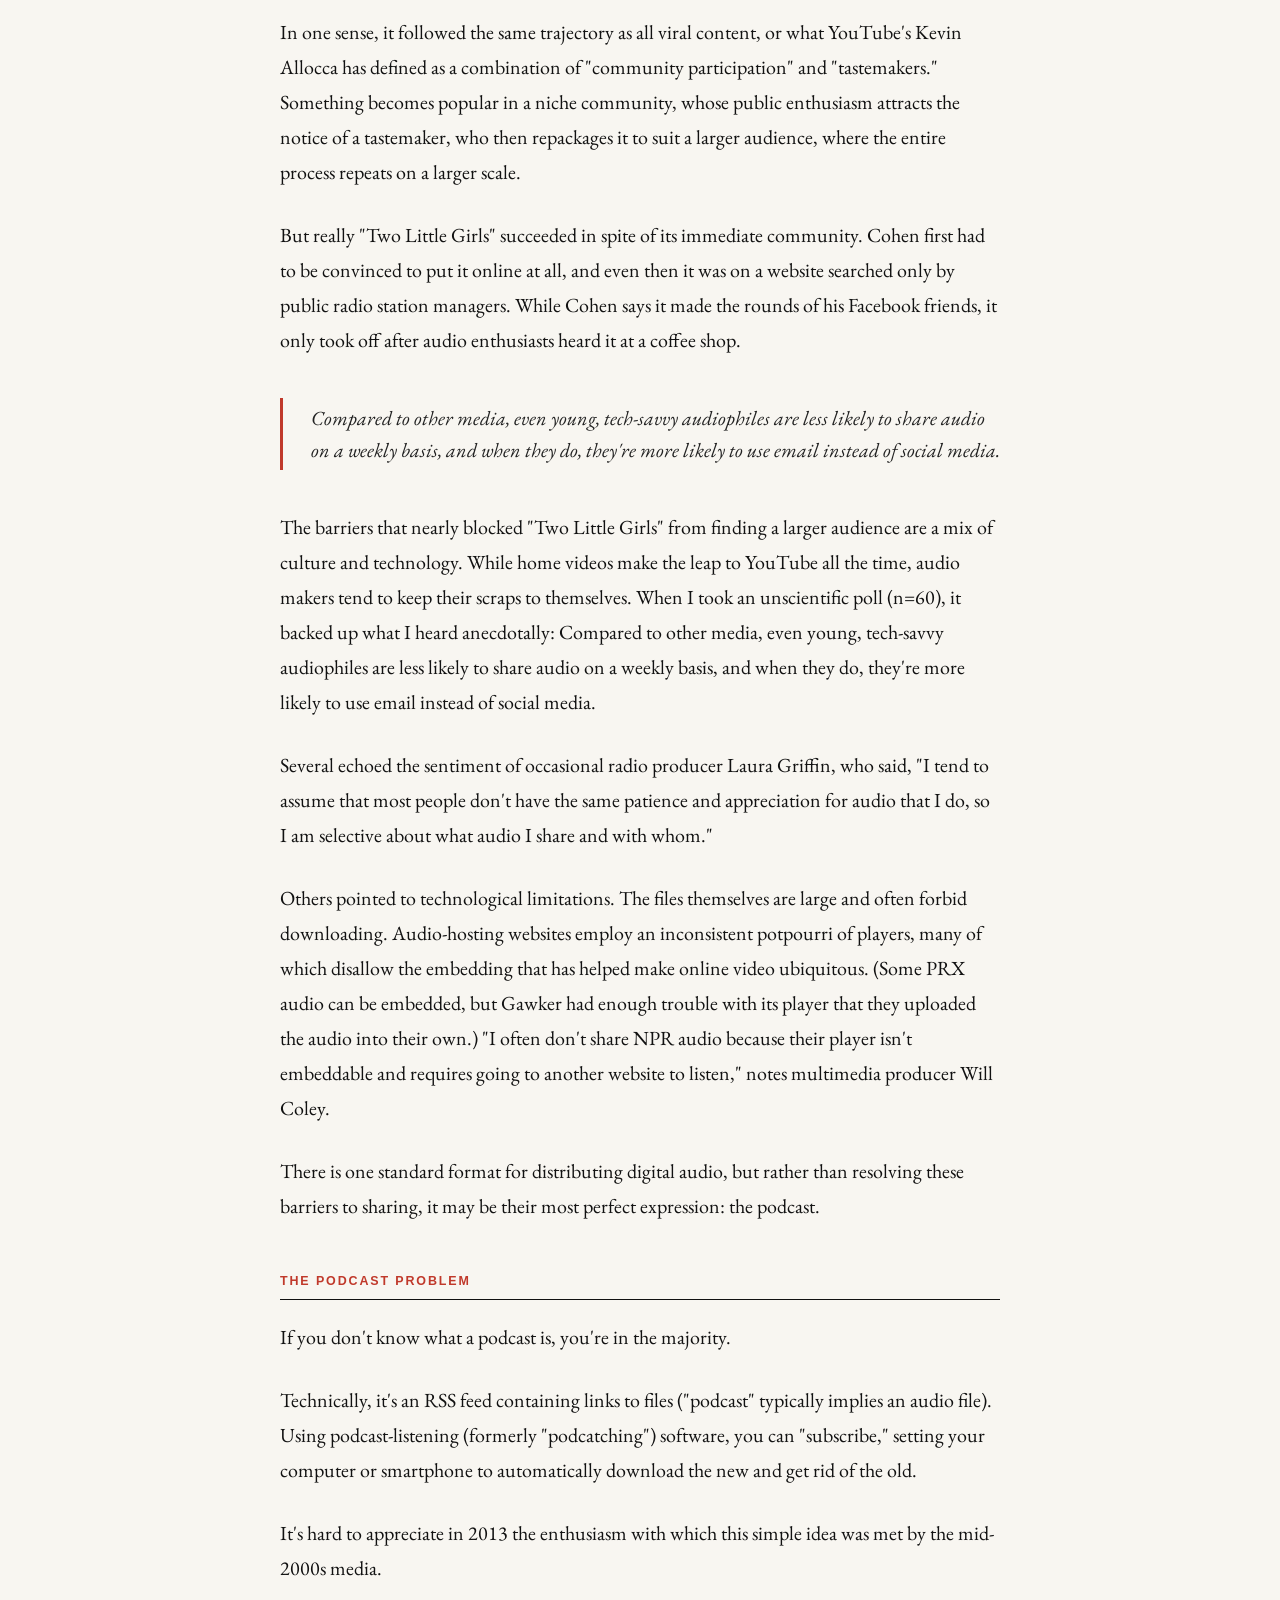
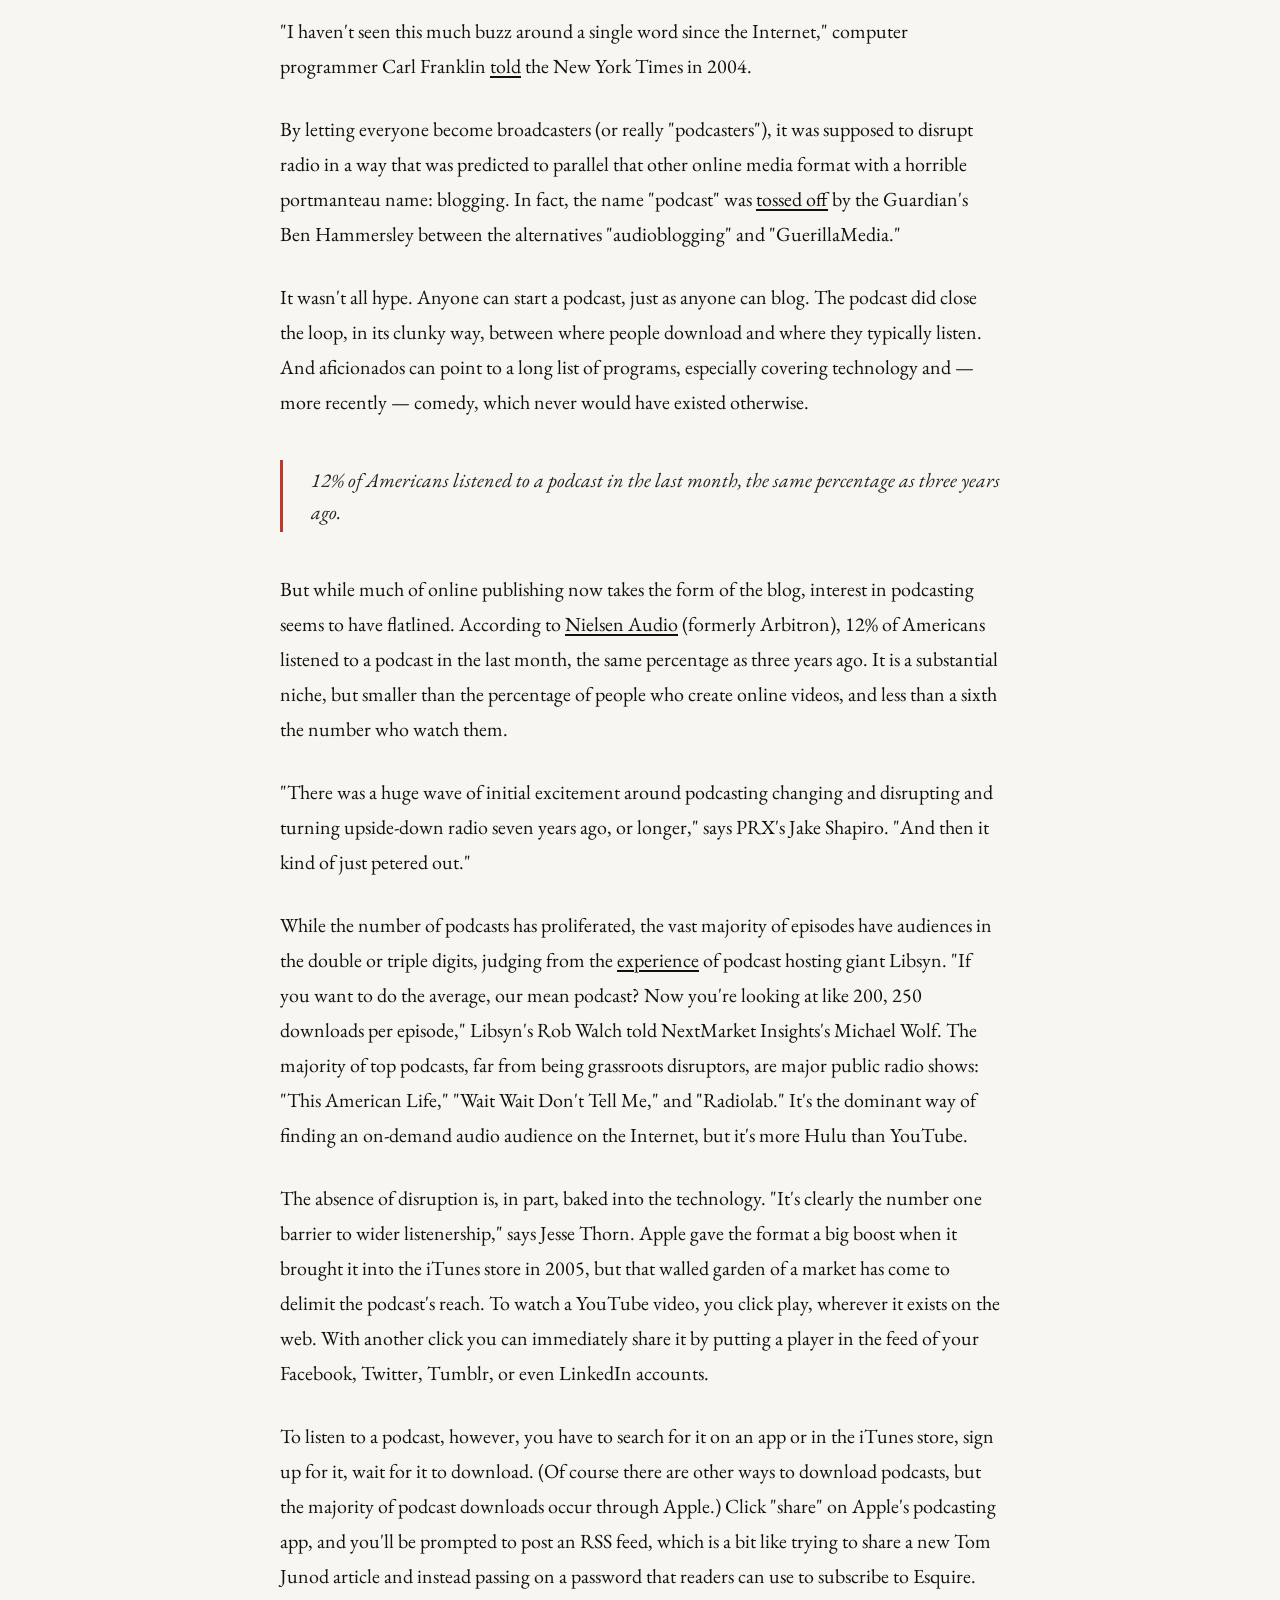
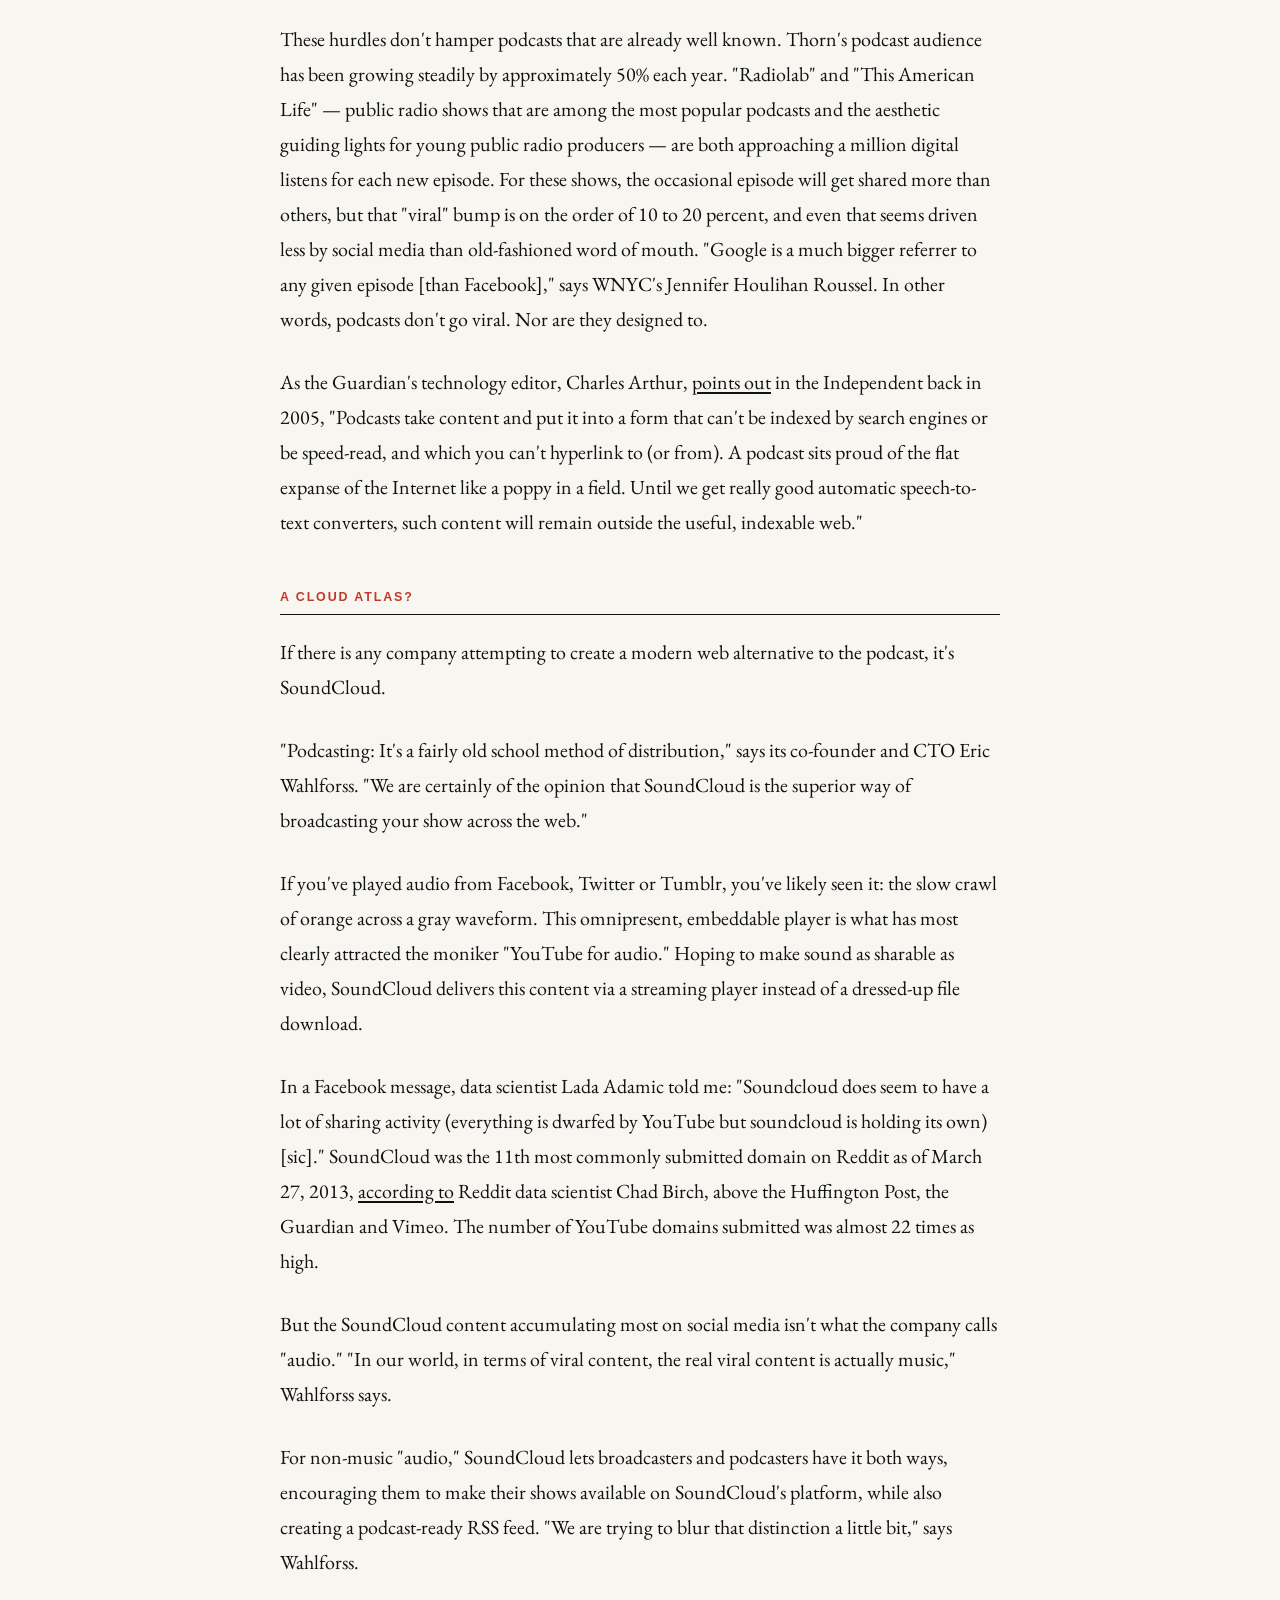
<file: why-audio-never-goes-viral.html>
<!DOCTYPE html>
<html lang="en">
<head>
  <meta charset="UTF-8">
  <meta name="viewport" content="width=device-width, initial-scale=1.0">
  <title>Why Audio Never Goes Viral — Stan Alcorn</title>
  <meta name="description" content="With a community of creators uncomfortable with the value of virality, an audience content to watch grainy dashcam videos, and platforms that discourage sharing, is a hit-machine for audio possible? And is it something anyone even wants?">
  <meta name="author" content="Stan Alcorn">
  <link rel="canonical" href="https://stanalcorn.com/why-audio-never-goes-viral.html">

  <meta property="og:type" content="article">
  <meta property="og:site_name" content="Stan Alcorn">
  <meta property="og:title" content="Why Audio Never Goes Viral — Stan Alcorn">
  <meta property="og:description" content="With a community of creators uncomfortable with the value of virality, an audience content to watch grainy dashcam videos, and platforms that discourage sharing, is a hit-machine for audio possible? And is it something anyone even wants?">
  <meta property="og:url" content="https://stanalcorn.com/why-audio-never-goes-viral.html">
  <meta property="og:image" content="https://stanalcorn.com/viral-audio-og.jpg">
  <meta name="twitter:card" content="summary_large_image">

  <link rel="icon" href="favicon.ico?v=2" sizes="16x16 32x32 48x48">
  <link rel="apple-touch-icon" href="apple-touch-icon.png?v=2">

  <link rel="preconnect" href="https://fonts.googleapis.com">
  <link rel="preconnect" href="https://fonts.gstatic.com" crossorigin>
  <link rel="preload" as="style" href="https://fonts.googleapis.com/css2?family=EB+Garamond:ital,wght@0,400;0,500;1,400;1,500&family=Playfair+Display:wght@400;700;900&display=swap">
  <link rel="stylesheet" href="https://fonts.googleapis.com/css2?family=EB+Garamond:ital,wght@0,400;0,500;1,400;1,500&family=Playfair+Display:wght@400;700;900&display=swap" media="print" onload="this.media='all'">
  <noscript><link rel="stylesheet" href="https://fonts.googleapis.com/css2?family=EB+Garamond:ital,wght@0,400;0,500;1,400;1,500&family=Playfair+Display:wght@400;700;900&display=swap"></noscript>
  <link rel="stylesheet" href="style.css">
</head>
<body>

  <a class="skip-link" href="#main">Skip to content</a>

  <header>
    <p class="site-name"><a href="index.html" class="name-link">Stan Alcorn</a></p>
    <nav class="main-nav" aria-label="Main">
      <a href="audio.html">Audio</a>
      <a href="writing.html" class="active" aria-current="page">Writing</a>
      <a href="video.html">Video</a>
      <a href="etc.html">Etc.</a>
      <a href="awards.html">Awards</a>
      <a href="contact.html">Contact</a>
    </nav>
  </header>

<main id="main">
<article>

<div class="article-yellow-zone">
  <div class="article-page">
    <header class="article-header">
      <p class="article-kicker">Why Audio Never Goes Viral</p>
      <h1 class="article-title">Is This Thing&nbsp;On?</h1>
      <p class="article-byline">By Stan Alcorn &nbsp;·&nbsp; Jan 15, 2014 &nbsp;·&nbsp; Digg Original</p>
      <p class="article-lede">With a community of creators uncomfortable with the value of virality, an audience content to watch grainy dashcam videos, and platforms that discourage sharing, is a hit-machine for audio possible? And is it something anyone even wants?</p>
    </header>
    <div class="article-hero">
      <img src="viral-audio-hero.gif" width="1014" height="496"
           alt="Illustration of a machine built from turntables, speakers and waveforms beside a laptop playing a cat video"
           fetchpriority="high" decoding="async">
    </div>
    <p class="article-hero-credit">Illustration: <a href="https://www.skiphursh.com/" target="_blank" rel="noopener">Skip Dolphin Hursh</a></p>
  </div>
</div>

<div class="article-page">

  <div class="article-body">

    <p>Last October, several dozen audiophiles gathered in a basement auditorium for an all-day <a target="_blank" href="https://web.archive.org/web/20150318023612/http://radiovision.wfmu.org/" rel="noopener">conference</a> about "the future of radio in a digital age." Reddit founder Alexis Ohanian finished a talk he's been giving to college campuses about the Internet and the transformative power it can unleash when it mobilizes a mass of people around an idea, a video, a website, a tweet. When he took questions, I asked: Why does the Internet so rarely mobilize around audio? What would it take to put audio on the Reddit front page?</p>

    <p>Ohanian leaned back, contemplating the question, apparently for the first time. "That's interesting," he said. "I'm thinking of a lot of the viral content." You could practically see the memes and GIFs pass across his brain. He started to point out that most viral videos are under three minutes, while the best audio storytelling was usually longer, but interrupted himself with a story about Upworthy.</p>

    <p>When the founders pitched him on their plan — to make "socially good content" "go viral" — Ohanian invested "out of passion," not because he thought it would work. Now Upworthy is one of the fastest growing media properties on the Internet. Sure, sound may not go viral today, but Ohanian is optimistic. "Probably someone here in the audience is going to show us all wrong," he said, "and a year from now we're going to look at the Upworthy for audio."</p>

    <p>"So go make it."</p>

    <p>Easier said than done.</p>

    <h2>Cat Video Vs. The Cat's Meow</h2>

    <p>Bianca Giaever has always been obsessed with radio. As a child, while she biked her newspaper delivery route, she listened to an iPod loaded exclusively with episodes of WBEZ's "This American Life." At Middlebury College, she stalked her classmates, dragging them to her dorm room to record interviews she edited into stories for the college station and smaller audiences online. "I was fully planning on working in radio," she says. "My whole life." That is until, the day after graduation, she became a viral video star.</p>

    <p>When she painstakingly crafted moving audio narratives, her parents and brother listened. When she added video to her final college project, "<a target="_blank" href="https://vimeo.com/58659769" rel="noopener">The Scared is Scared</a>" — a 6-year-old's dream movie brought to life — "It just. Blew. Up."</p>

    <div class="article-embed">
      <div class="video-wrapper">
        <iframe src="https://player.vimeo.com/video/58659769?title=0&amp;byline=0&amp;portrait=0&amp;dnt=1" title="“The Scared is Scared” by Bianca Giaever (Vimeo)" loading="lazy" allow="autoplay; fullscreen; picture-in-picture" allowfullscreen></iframe>
      </div>
    </div>

    <p>"At first I was like, 'Wow. A lot of people are sharing this on Facebook,'" she recalls thinking, "'I have such nice friends!'" Then it was friends of friends. Then strangers. By the time websites like Mashable and CBS News picked it up, she could only picture the audience as a number. Waiting on the tarmac for her post-grad vacation to begin, she watched on her phone as that number spiked into the thousands, then hundreds of thousands, seemingly crashing the site that hosted it. "These French people were yelling — because I had my phone on as we were taking off — that I was going to kill them," she recalls. "They were like, 'Is whatever you're doing worth our possible death?' And I was like, 'Maybe? This is the biggest thing that's happened in my life!'"</p>

    <blockquote>Of the 100 most-shared news articles on Facebook, three were from NPR, but none included audio. Two of these were reblogs of YouTube videos.</blockquote>

    <p>I'm a public radio reporter and this doesn't happen in my milieu. There is no Google Sound, no BuzzFeed for audio, no obvious equivalent of Gangnam Style, Grumpy Cat or Doge. If you define "viral" as popularity achieved through social sharing, and audio as sound other than music, even radio stations' most viral content isn't audio — it's video. A 17-minute video <a target="_blank" href="https://www.youtube.com/watch?v=tM7xWp5zYxE" rel="noopener">interview</a> with Miley Cyrus at Hot 97 has nearly 2 million views. An off-the-rails BBC Radio 1 video <a target="_blank" href="https://www.youtube.com/watch?v=z4Ezruu1oeQ" rel="noopener">interview</a> with Mila Kunis: more than 12 million. In June 2013, the list of the 100 most-shared news articles on Facebook included three from NPR, but none included audio. Two of these stories were reblogs of YouTube videos (<a target="_blank" href="https://www.npr.org/blogs/thetwo-way/2013/06/27/196277555/watch-rep-tammy-duckworth-dresses-down-irs-contractor" rel="noopener">this one</a> and <a target="_blank" href="https://www.npr.org/blogs/thetwo-way/2013/06/26/195857796/supreme-court-strikes-down-defense-of-marriage-act" rel="noopener">this one</a>), found on Gawker and Reddit.</p>

    <p>"Audio never goes viral," <a target="_blank" href="https://transom.org/?p=16011" rel="noopener">writes</a> radio and podcast producer Nate DiMeo. "If you posted the most incredible story — literally, the most incredible story that has ever been told since people have had the ability to tell stories, it will never, ever get as many hits as a video of a cat with a moustache."</p>

    <p>It's hardly a fair fight, audio vs. cat video, but it's the one that's fought on Facebook every day. DiMeo's glum conclusion is an exaggeration of what Giaever reads as the moral of her own story: "People will watch a bad video more than [they will listen to] good audio," she says.</p>

    <p>Those in the Internet audio business tend to give two explanations for this disparity. "The greatest reason is structural," says Jesse Thorn, who hosts a public radio show called "Bullseye" and runs a podcast network called Maximum Fun. "Audio usage takes place while you're doing something else." You can listen while you drive or do the dishes, an insuperable competitive advantage over text or video, which transforms into a disadvantage when it comes to sharing the listening experience with anyone out of earshot. "When you're driving a car, you're not going to share anything," says Thorn.</p>

    <p>The second explanation is that you can't skim sound. An instant of video is a still, a window into the action that you can drag through time at will. An instant of audio, on the other hand, is nothing. "If I send someone an article, if they see the headline and read a few things, they know what I want them to know," a sound artist and radio producer told me. "If I send someone audio, they have to, like… listen to it." It's a lot to ask of an Internet audience.</p>

    <p>For some radio makers, social media incompatibility is a sign of countercultural vitality. Thorn has called his own work "anti-viral," and believes that entertaining his niche audience is "still so much better than making things that convince aunts to forward them to each other."</p>

    <p>"That's A-U-N-T-S," he clarifies.</p>

    <p>But when I suggest the situation doesn't seem to concern him, he interrupts, "To say that it doesn't concern me — it concerns me profoundly. I think about it all the time." In his view, social media warps our consumption patterns, and not for the better. "It's a serious problem in my life. And not just in my media-making life, in my day-to-day life."</p>

    <p>After Giaever's video went viral, she turned down an internship at "This American Life" — "my dream since I was nine" — to become a "filmmaker in residence" for Adobe. She gets paid to make her own movies, which she still approaches as radio stories with added visuals. It's the proven way to get people on the Internet to listen. "The entire concept of what I'm doing seems problematic to me," she says. "What's so beautiful about radio is you can't compete with what people are imagining in their heads, right? And yet I still continue to do it."</p>

    <p>Because audio doesn't go viral.</p>

    <p>Except that sometimes, it does.</p>

    <h2>Kids Say The Darndest Things</h2>

    <p>Most viral audio wasn't intended for the Internet. Recordings made for some other purpose are excerpted and uploaded: voicemails, speeches, and calls to 911 and customer service hotlines.</p>

    <p>One category of viral audio is the document, bits of audio that serve as evidence in a news story. It's easy to imagine text transcripts being distributed in audio's absence: Bradley Manning's testimony, the 911 calls of the Trayvon Martin case, Obama's oft-quoted "clinging to guns and religion." The primary advantage of audio over text is that it lets the listener confirm a quote with her own ears and determine if meaning is altered by nuances of emphasis or emotion.</p>

    <p>Another category of viral audio is the rant or comic diatribe, where emphasis and emotion are the entire point. For instance, an irate San Francisco Chronicle reader chewing out the editor for referring to a "<a target="_blank" href="https://www.youtube.com/watch?v=p-4I-KFqgiA" rel="noopener">pilotless drone</a>," or a <a target="_blank" href="https://www.youtube.com/watch?v=TN8YQVM1GQI" rel="noopener">voicemail</a> that becomes an increasingly laugh-filled narration of the aftermath of a car crash. A transcript of these would be like lyrics without a melody.</p>

    <p>Somewhere in between these two is a subcategory that could be called "celebrities gone wild": Alec Baldwin <a target="_blank" href="https://www.youtube.com/watch?v=lgj6NEk9xEw" rel="noopener">cursing</a> out his 11-year-old daughter, Christian Bale <a target="_blank" href="https://www.youtube.com/watch?v=0auwpvAU2YA" rel="noopener">cursing</a> out his director of photography, Mel Gibson <a target="_blank" href="https://www.youtube.com/watch?v=TLtm5018cv0" rel="noopener">cursing</a> out his ex-girlfriend, etc.</p>

    <p>These brief, emotional, sometimes-newsworthy clips of people speaking have cousins in viral video. In fact, the two are sometimes difficult to distinguish. Mitt Romney's infamous "47% comment" was <a target="_blank" href="https://www.motherjones.com/politics/2012/09/secret-video-romney-private-fundraiser" rel="noopener">captured and distributed</a> as a video featuring blurry donors' backs. A recent viral "<a target="_blank" href="https://www.youtube.com/watch?v=pulZ3jgLM6o" rel="noopener">video</a>" titled, "Potty Talk! [Original] 3 year old contemplates the effects of his diet on the toilet" is merely a shaky shot of a bathroom door. When documenting a primarily auditory event from the vantage point of a single recording device, adding a video camera to the microphone gives slightly more information, and the advantage of keeping the eyes occupied.</p>

    <p>But these amateur, one-shot videos are a small and shrinking section of the viral video pool. "We're seeing a lot more professional work in [the viral video] space, and I don't just mean advertisers," says YouTube trends manager Kevin Allocca. The "top trending videos" of 2013 were all intentionally shot and edited for an Internet audience: music videos ("<a target="_blank" href="https://www.youtube.com/watch?v=jofNR_WkoCE" rel="noopener">What Does The Fox Say?</a>") and ads (Volvo's "<a target="_blank" href="https://digg.com/video/jean-claude-van-damme-does-his-signature-split-between-two-moving-trucks" rel="noopener">epic split</a>" with Jean-Claude Van Damme) but also low-budget productions like the Norwegian army's "<a target="_blank" href="https://www.youtube.com/watch?v=4hpEnLtqUDg" rel="noopener">Harlem Shake</a>." They all have had over 90 million views.</p>

    <p>Analogous audio — deliberately constructed and virally distributed — is a rarer and more recent phenomenon.</p>

    <p>Ask a public radio journalist for an example of viral audio, and one piece comes up again and again: "Two Little Girls Explain The Worst Haircut Ever." It's two minutes and fifty seven seconds of cute, as five-year-old Sadie and three-year-old Eva tell the story of an ill-advised haircut to their patient interviewer and father, WNPR reporter Jeff Cohen. For public radio, Cohen has covered gangs, unemployment, and the aftermath of the mass shooting at Sandy Hook Elementary school. He won a magazine writing award for a <a target="_blank" href="https://web.archive.org/web/20151025010731/http://articles.courant.com/2004-01-11/news/0401110066_1_war-widow-dead-husband-husband-s-death" rel="noopener">story</a> in the Hartford Courant about Connecticut's first Iraq war widow.</p>

    <p>"I've done a lot of work as a reporter that I'm pretty proud of," he says. "I will never be recognized for anything for the rest of my life, except for this."</p>

    <div class="article-embed">
      <!-- PRX's embed.js document.writes an untitled iframe plus an http://
           spinner image (mixed content). The iframe it builds works on its
           own, so embed it directly and give it a real title. -->
      <iframe src="https://exchange.prx.org/pieces/73865/embed?size=small"
              title="“Two Little Girls Explain The Worst Haircut Ever” by Jeff Cohen (PRX)"
              height="100" loading="lazy"></iframe>
    </div>

    <p>It, too, resembles a viral video: it's short, self-contained and driven by cute children. But not only does it lack any images of said children, it isn't a straightforward record of what unfolded in front of the microphone. Cohen recorded two interviews, one with each daughter, and then carefully edited them into a fast-paced, seamless whole. Unlike Alec Baldwin's voicemail, "Two Little Girls" is a showcase of audio's power to create what appears to be an unedited version of reality, but is in fact a tightly constructed story, with a beginning, middle and end.</p>

    <p>To explain why millions of people have listened to "Two Little Girls" — and why this is still so exceptional — you have to look at its convoluted path to fame.</p>

    <h2>What We Mean When We Talk About 'Viral'</h2>

    <p>Taken literally, "viral" brings to mind an infectious agent bumping around inside its host, spreading accidentally by breath or touch. When "viral marketing" emerged in the 1990s, the medical referent was apt. The disease vector typically took the form of email and "virals" — as such ads were then called — lived in the inbox. Invisible to the wider world, they spread from individual to individual, as when Hotmail stuck a sign-up ad beneath its users' signatures. Or when the movie "American Psycho" <a target="_blank" href="https://web.archive.org/web/20141218213341/http://www.briankotek.com/psycho/movie/am2000.cfm" rel="noopener">sent</a> compulsively forwardable emails from its psychotic main character, Patrick Bateman.</p>

    <p>Today, those seeking to "go viral" have the same essential goal — to increase their audience by reaching the audience's audience (and <em>their</em> audience, ad infinitum) — but the web has changed beyond the dynamics of disease transmission. Instead of invisible, one-to-one emails, today's Internet infections spread by a cascade of publicly visible, one-to-many "likes," "shares," "tweets," and "reblogs," accelerated and amplified by an expanding web publishing industry. "Sharing" implies a deliberate effort, but social media sharing skews toward a mix of self-representation and what Tumblr creative technologist Max Sebela refers to as "speaking in content": You might share Rebecca Black's "Friday," not because you want people to watch the video, but to make a joke about the fact that today is Friday.</p>

    <p>"How does it happen?" YouTube's Kevin Allocca asked in a 2011 speech called "Why Videos Go Viral." "Three things: tastemakers, communities of participation, and unexpectedness."</p>

    <p>Tastemakers are like virus broadcasters, picking up outstanding, or "unexpected," Internet phenomena that might otherwise never spread beyond their initial communities, and spraying their spores onto larger followings.</p>

    <p>For Cohen's "Two Little Girls," the key tastemaker, without whom it may well have languished in Internet obscurity, was Gawker's Neetzan Zimmerman. (Note: I spoke with Zimmerman before he announced his plans to leave Gawker to become editor-in-chief of a social network startup called Whisper.)</p>

    <p>Zimmerman is the closest thing to a one-man embodiment of what he calls "the viral industry." When Gawker hired him in early 2012, his boss A.J. Daulerio approvingly <a target="_blank" href="https://www.niemanlab.org/2012/06/what-makes-something-go-viral-the-internet-according-to-gawkers-neetzan-zimmerman/" rel="noopener">called</a> him, "a total freak" for his ability to methodically scour the corners of the Internet for the video, memes, and Internet ephemera that would grow to popularity after being seeded with Gawker's audience. "Before I used to do basically 20 hours a day," Zimmerman says. "Now there's a night shift, so I don't have to worry as much." In the last three months of 2013, his posts were responsible for more than half of Gawker's pageviews and two thirds of the site's unique visitors — nearly 40 million in total — according to Gawker's public stats. For comparison, that's more than <a target="_blank" href="https://web.archive.org/web/20140116050324/https://www.quantcast.com/nytimes.com" rel="noopener">1/3 of the traffic</a> of the entire the New York Times website.</p>

    <p>Zimmerman's work is a more extreme version of the new, upside-down dynamic of web publishing. Instead of the publisher's megaphone guaranteeing its articles an audience, the publisher only has an audience insofar as the articles "go viral." Tens of thousands of readers see most of the dozen items Zimmerman posts each day, but millions see his blockbusters.</p>

    <p>For those hits, the content and the clickbait headline are as important as the timing. He describes "going viral" like surfing: boarding a wave at the earliest possible point. "You don't want to wait too long because you'll miss that initial cresting," he says. "It's a race against everyone else."</p>

    <p>Zimmerman <a target="_blank" href="https://web.archive.org/web/20141218023757/http://gawker.com/5912376/this-is-how-you-make-something-go-viral-an-impractical-guide" rel="noopener">chooses</a> what to cover by scanning for signs of that wave rather than looking deeply at the constituent molecules of content. "The way the system works is I keep a mental note of instances of occurrence on a certain tier of sites," he says. This lets him identify "viral momentum," even when his personal judgment might suggest otherwise. "The purpose of the system is to override my biases and to override whatever personal feelings I have."</p>

    <p>Sometimes this lets Zimmerman not only beat the competition, but also popularize something that might otherwise never bubble into the mainstream from a less-trafficked corner of the Internet. But the system — Zimmerman's and that of the "viral industry" more generally — has an obvious bias of its own toward content that is already being shared on the Internet.</p>

    <p>For Bianca Giaever's "Scared" video, first college and radio friends shared it on Facebook, then Vimeo made it a "staff pick," then major media websites like CBS News, BuzzFeed, Jezebel and Mashable blogged about it. Within three days, hundreds of thousands were watching.</p>

    <p>For Cohen, it took four months, and a lot of luck.</p>

    <h2>'Invisible As the Radio Waves Themselves'</h2>

    <p>Jeff Cohen had interviewed his daughters many times, in the same way other fathers shoot home videos. "I'm sappy that way," he says. But he thought enough of the haircut piece to play it for colleagues at the radio station. "It was about five minutes long, and my boss and friends said, 'Cut it down to three minutes and put it on PRX.'"</p>

    <p>PRX is the Public Radio Exchange, and as the name suggests, its <a target="_blank" href="https://www.prx.org/" rel="noopener">website</a> is a marketplace where station managers shop for stories. After Cohen uploaded his new, tighter version of "Two Little Girls" in February of 2012, it was discovered and licensed by a handful of local stations: KOSU in central Oklahoma, KUT in west Texas, KSJD in southwest Colorado.</p>

    <p>But to the Internet, all this was invisible as the radio waves themselves. "PRX is designed as a business-to-business marketplace," says PRX CEO Jake Shapiro. "We're not designed for listeners… yet."</p>

    <p>The circuitous route that "Two Little Girls" took to Gawker didn't start with PRX, but at a monthly event called "Ear Cave" hosted by one of Cohen's colleagues at a coffee shop in Hartford, Connecticut. "I call it BYOB, BYOE," says the event's creator Catie Talarski. "Bring Your Own Beer, Bring Your Own Ear." She dims the lights, sets up chairs, and projects a photograph of an old radio, so the audience has something to look at while a chosen curator presses play on a laptop. That April, "Two Little Girls" was the grand finale.</p>

    <p>"It was just a huge hit," recalls Adam Prizio, an insurance auditor who was in the audience that night. Two months later, Prizio, with the voices of Eva and Sadie bouncing around his head, decided to google it. Finding the audio on PRX, he posted a <a target="_blank" href="https://www.metafilter.com/117362/It-happens-three-times-in-every-life-Or-twice-Or-once" rel="noopener">link</a> to community blog MetaFilter, with no description other than a mysterious quote ("It happens three times in every life. Or twice. Or once.") and the categorization "SLAudio," a riff on "SLYT" (Single Link YouTube).</p>

    <p>Overnight, the comments swelled. "Amazing." "Adorable." "Better than the Car Guys." "OH MY GOD THIS IS FUCKING BALLER." There were fewer comments than a link published ten minutes later — "<a target="_blank" href="https://web.archive.org/web/20121122150211/http://www.scotsman.com/the-scotsman/scotland/loch-ness-monster-cited-by-us-schools-as-evidence-that-evolution-is-myth-1-2373903" rel="noopener">Fundamentalist Christian schools in Louisiana will soon be citing the existence of the Loch Ness monster as proof that evolution is a myth</a>" — but they were comments of single-minded delight. The next morning, Zimmerman saw the thread in his morning Internet regimen, and within an hour had put up his own <a target="_blank" href="https://web.archive.org/web/20150109141421/http://gawker.com/5922086/npr-reporter-interviews-his-two-little-girls-after-one-gives-the-other-the-worst-haircut-ever" rel="noopener">post</a> that would go on to gather some 1.3 million views entitled, "Public Radio Reporter Interviews His Two Little Girls After One Gives the Other the 'Worst Haircut Ever.'"</p>

    <p>"It didn't really matter that it was audio," says Zimmerman. "It was more about how it was being received online."</p>

    <p>In one sense, it followed the same trajectory as all viral content, or what YouTube's Kevin Allocca has defined as a combination of "community participation" and "tastemakers." Something becomes popular in a niche community, whose public enthusiasm attracts the notice of a tastemaker, who then repackages it to suit a larger audience, where the entire process repeats on a larger scale.</p>

    <p>But really "Two Little Girls" succeeded in spite of its immediate community. Cohen first had to be convinced to put it online at all, and even then it was on a website searched only by public radio station managers. While Cohen says it made the rounds of his Facebook friends, it only took off after audio enthusiasts heard it at a coffee shop.</p>

    <blockquote>Compared to other media, even young, tech-savvy audiophiles are less likely to share audio on a weekly basis, and when they do, they're more likely to use email instead of social media.</blockquote>

    <p>The barriers that nearly blocked "Two Little Girls" from finding a larger audience are a mix of culture and technology. While home videos make the leap to YouTube all the time, audio makers tend to keep their scraps to themselves. When I took an unscientific poll (n=60), it backed up what I heard anecdotally: Compared to other media, even young, tech-savvy audiophiles are less likely to share audio on a weekly basis, and when they do, they're more likely to use email instead of social media.</p>

    <p>Several echoed the sentiment of occasional radio producer Laura Griffin, who said, "I tend to assume that most people don't have the same patience and appreciation for audio that I do, so I am selective about what audio I share and with whom."</p>

    <p>Others pointed to technological limitations. The files themselves are large and often forbid downloading. Audio-hosting websites employ an inconsistent potpourri of players, many of which disallow the embedding that has helped make online video ubiquitous. (Some PRX audio can be embedded, but Gawker had enough trouble with its player that they uploaded the audio into their own.) "I often don't share NPR audio because their player isn't embeddable and requires going to another website to listen," notes multimedia producer Will Coley.</p>

    <p>There is one standard format for distributing digital audio, but rather than resolving these barriers to sharing, it may be their most perfect expression: the podcast.</p>

    <h2>The Podcast Problem</h2>

    <p>If you don't know what a podcast is, you're in the majority.</p>

    <p>Technically, it's an RSS feed containing links to files ("podcast" typically implies an audio file). Using podcast-listening (formerly "podcatching") software, you can "subscribe," setting your computer or smartphone to automatically download the new and get rid of the old.</p>

    <p>It's hard to appreciate in 2013 the enthusiasm with which this simple idea was met by the mid-2000s media.</p>

    <p>"I haven't seen this much buzz around a single word since the Internet," computer programmer Carl Franklin <a target="_blank" href="https://www.nytimes.com/2004/10/28/technology/28podd.html" rel="noopener">told</a> the New York Times in 2004.</p>

    <p>By letting everyone become broadcasters (or really "podcasters"), it was supposed to disrupt radio in a way that was predicted to parallel that other online media format with a horrible portmanteau name: blogging. In fact, the name "podcast" was <a target="_blank" href="https://www.theguardian.com/media/2004/feb/12/broadcasting.digitalmedia" rel="noopener">tossed off</a> by the Guardian's Ben Hammersley between the alternatives "audioblogging" and "GuerillaMedia."</p>

    <p>It wasn't all hype. Anyone can start a podcast, just as anyone can blog. The podcast did close the loop, in its clunky way, between where people download and where they typically listen. And aficionados can point to a long list of programs, especially covering technology and — more recently — comedy, which never would have existed otherwise.</p>

    <blockquote>12% of Americans listened to a podcast in the last month, the same percentage as three years ago.</blockquote>

    <p>But while much of online publishing now takes the form of the blog, interest in podcasting seems to have flatlined. According to <a target="_blank" href="https://www.edisonresearch.com/wp-content/uploads/2013/04/Edison_Research_Arbitron_Infinite_Dial_2013.pdf" rel="noopener">Nielsen Audio</a> (formerly Arbitron), 12% of Americans listened to a podcast in the last month, the same percentage as three years ago. It is a substantial niche, but smaller than the percentage of people who create online videos, and less than a sixth the number who watch them.</p>

    <p>"There was a huge wave of initial excitement around podcasting changing and disrupting and turning upside-down radio seven years ago, or longer," says PRX's Jake Shapiro. "And then it kind of just petered out."</p>

    <p>While the number of podcasts has proliferated, the vast majority of episodes have audiences in the double or triple digits, judging from the <a target="_blank" href="https://soundcloud.com/nextmarket/rob-walch-of-libsyn-the" rel="noopener">experience</a> of podcast hosting giant Libsyn. "If you want to do the average, our mean podcast? Now you're looking at like 200, 250 downloads per episode," Libsyn's Rob Walch told NextMarket Insights's Michael Wolf. The majority of top podcasts, far from being grassroots disruptors, are major public radio shows: "This American Life," "Wait Wait Don't Tell Me," and "Radiolab." It's the dominant way of finding an on-demand audio audience on the Internet, but it's more Hulu than YouTube.</p>

    <p>The absence of disruption is, in part, baked into the technology. "It's clearly the number one barrier to wider listenership," says Jesse Thorn. Apple gave the format a big boost when it brought it into the iTunes store in 2005, but that walled garden of a market has come to delimit the podcast's reach. To watch a YouTube video, you click play, wherever it exists on the web. With another click you can immediately share it by putting a player in the feed of your Facebook, Twitter, Tumblr, or even LinkedIn accounts.</p>

    <p>To listen to a podcast, however, you have to search for it on an app or in the iTunes store, sign up for it, wait for it to download. (Of course there are other ways to download podcasts, but the majority of podcast downloads occur through Apple.) Click "share" on Apple's podcasting app, and you'll be prompted to post an RSS feed, which is a bit like trying to share a new Tom Junod article and instead passing on a password that readers can use to subscribe to Esquire.</p>

    <p>These hurdles don't hamper podcasts that are already well known. Thorn's podcast audience has been growing steadily by approximately 50% each year. "Radiolab" and "This American Life" — public radio shows that are among the most popular podcasts and the aesthetic guiding lights for young public radio producers — are both approaching a million digital listens for each new episode. For these shows, the occasional episode will get shared more than others, but that "viral" bump is on the order of 10 to 20 percent, and even that seems driven less by social media than old-fashioned word of mouth. "Google is a much bigger referrer to any given episode [than Facebook]," says WNYC's Jennifer Houlihan Roussel. In other words, podcasts don't go viral. Nor are they designed to.</p>

    <p>As the Guardian's technology editor, Charles Arthur, <a target="_blank" href="https://www.independent.co.uk/news/science/the-geek-podcast-your-eyes-on-the-future-of-sound-297246.html" rel="noopener">points out</a> in the Independent back in 2005, "Podcasts take content and put it into a form that can't be indexed by search engines or be speed-read, and which you can't hyperlink to (or from). A podcast sits proud of the flat expanse of the Internet like a poppy in a field. Until we get really good automatic speech-to-text converters, such content will remain outside the useful, indexable web."</p>

    <h2>A Cloud Atlas?</h2>

    <p>If there is any company attempting to create a modern web alternative to the podcast, it's SoundCloud.</p>

    <p>"Podcasting: It's a fairly old school method of distribution," says its co-founder and CTO Eric Wahlforss. "We are certainly of the opinion that SoundCloud is the superior way of broadcasting your show across the web."</p>

    <p>If you've played audio from Facebook, Twitter or Tumblr, you've likely seen it: the slow crawl of orange across a gray waveform. This omnipresent, embeddable player is what has most clearly attracted the moniker "YouTube for audio." Hoping to make sound as sharable as video, SoundCloud delivers this content via a streaming player instead of a dressed-up file download.</p>

    <p>In a Facebook message, data scientist Lada Adamic told me: "Soundcloud does seem to have a lot of sharing activity (everything is dwarfed by YouTube but soundcloud is holding its own) [sic]." SoundCloud was the 11th most commonly submitted domain on Reddit as of March 27, 2013, <a target="_blank" href="https://www.reddit.com/r/TheoryOfReddit/comments/1by2yv/top_100_external_domains_submitted_to_reddit_as/" rel="noopener">according to</a> Reddit data scientist Chad Birch, above the Huffington Post, the Guardian and Vimeo. The number of YouTube domains submitted was almost 22 times as high.</p>

    <p>But the SoundCloud content accumulating most on social media isn't what the company calls "audio." "In our world, in terms of viral content, the real viral content is actually music," Wahlforss says.</p>

    <p>For non-music "audio," SoundCloud lets broadcasters and podcasters have it both ways, encouraging them to make their shows available on SoundCloud's platform, while also creating a podcast-ready RSS feed. "We are trying to blur that distinction a little bit," says Wahlforss.</p>

    <p>"We're on SoundCloud because they have a nice player for sharing on Facebook and Twitter," says Seth Lind of "This American Life." But the total plays of their hour-long episodes on SoundCloud peak at roughly 3% of its digital listenership, and are usually under 1%, hovering around 5,000. A look at SoundCloud's "trending audio" page presents a similar picture: podcast episodes and radio shows, with listenership in the hundreds or low thousands.</p>

    <p>Clearly, technology alone doesn't ensure the virality of an hour-long show with a headline designed for consistency rather than clickability (e.g.: "<a target="_blank" href="https://www.thisamericanlife.org/radio-archives/episode/513/129-cars" rel="noopener">#513: 129 Cars</a>" from "This American Life"). "It's probably not going to be as popular as a Gangnam Style," Lind notes, dryly. The audio that has gone viral takes a different tack: short, tailored specifically for SoundCloud, and providing a near-immediate pay-off that fulfills the headline's promise.</p>

    <p>Much of it is some mix of rant and newsworthy document, like AOL's Tim Armstrong <a target="_blank" href="https://soundcloud.com/jim-romenesko/aol-ceo-tim-armstrong-8-9-2013" rel="noopener">firing</a> Patch's creative director, or Charles Ramsey's 911 <a target="_blank" href="https://soundcloud.com/gawker/charles-ramseys-911-call" rel="noopener">call</a> after he helped rescue three kidnapped women in Cleveland.</p>

    <p>But the most heard, and most truly social example of SoundCloud's viral audio is a New Zealand radio host's dramatic reading of a series of text messages from a one-night stand gone unhinged: "This Is What Crazy Looks Like Via Text Messaging." "Fletch &amp; Vaughan" host Vaughan Smith found the texts on BuzzFeed and performed them as part of a four hour-long drive-time show. He then uploaded it to SoundCloud and shared it on Facebook to appease callers who wanted to hear the skit — but only that one skit — again.</p>

    <div class="article-embed">
      <iframe class="soundcloud-embed" height="166" loading="lazy" allow="autoplay" title="“Fletch &amp; Vaughan” radio segment (SoundCloud)" src="https://w.soundcloud.com/player/?url=https%3A//api.soundcloud.com/tracks/37649089&amp;color=%232299dd&amp;auto_play=false&amp;show_artwork=false"></iframe>
    </div>

    <p>"At the end of the weekend it hit a million plays," says Smith. "It was mental." With more than six million plays to date, more people have heard the version from "Fletch &amp; Vaughan" than have read the BuzzFeed article it was adapted from — a triumph of sound over text.</p>

    <p>It couldn't have gone viral without a player as sharable as SoundCloud, but perhaps more importantly, it couldn't have gone viral without the active unearthing of comedic gold buried within a longer broadcast. "In public radio, only within the last few years has there been a big value seen in disaggregating content from shows," says PRX managing director John Barth. "And there's still a pretty big debate about that." These concerns echo the now-largely-obsolete resistance of other media to the Internet. They want listeners to experience the whole enchilada, not take the ingredients and re-contextualize them.</p>

    <p>As for creating a whole new audio cuisine — work cooked up specifically for a SoundCloud audience — the successful examples are elusive. "We mostly use it as a promotional tool really," says Smith. "We use it to promote the podcast."</p>

    <h2>The Message Is The Medium</h2>

    <p>Last October, Reddit's Alexis Ohanian told a basement full of audiophiles to go make "the Upworthy for audio," but in a sense, we already have the Upworthy for audio: Upworthy. With its scientifically-selected, clickbait headlines, it is the reason nearly two million people have heard the future president of Ireland Michael Higgins dress down rightwing talk show host Michael Graham ("<a target="_blank" href="https://www.upworthy.com/a-tea-partier-decided-to-pick-a-fight-with-a-foreign-president-it-didnt-go-so-we" rel="noopener">A Tea Partier Decided To Pick A Fight With A Foreign President. It Didn't Go So Well</a>.") It's the reason hundreds of thousands have heard Geoffrey Gevalt tell a small poignant story, set to music, about his daughter ("<a target="_blank" href="https://www.upworthy.com/a-toddler-gets-totally-profound-in-a-way-most-adults-dont" rel="noopener">A Toddler Gets Totally Profound In a Way Most Adults Don't</a>") and Summer Puente about her father ("<a target="_blank" href="https://www.upworthy.com/every-night-this-dad-falls-asleep-in-front-of-the-tv-theres-a-beautiful-reason-why" rel="noopener">Every Night This Dad Falls Asleep in Front of the TV. There's a Beautiful Reason Why</a>.")</p>

    <p>The Upworthy sector of the Internet economy isn't just healthy, it's insatiable and omnivorous in its appetite for content it can coax people into clicking and sharing. "Whether it's audio, whether it's video, whether it's still images, whether it's text: my system remains pretty much the same," says Neetzan Zimmerman. "For me it doesn't really matter."</p>

    <p>The viral industry can help solve audio's skimming problem, but only if it can find the content in the first place. "Radio doesn't do a very good job of marketing itself to the viral industry, for whatever reason," says Zimmerman. "Maybe it thinks too highly of itself, or thinks of 'viral' as a cheapening of its content. I really disagree with that. I think there's a lot there to be mined, and a lot that gets ignored."</p>

    <p>"Marketing" makes it sound like radio makers simply need to do a better job of drawing attention to their work. And it's true: active, public sharing directed at non-audiophiles is how Zimmerman found "Two Little Girls." If there were a website that showed what audio was "trending" in some smaller community, Zimmerman says it would become part of his system. "One hundred percent. No doubt about it."</p>

    <p>There are also plenty of short podcasts and single-serving radio stories that are poorly labeled on obscure web pages or presented in unembeddable players. "Nobody that I've seen, even the best of them, spends time thinking about how to create the metadata or the descriptions: the things that might actually catch your attention," says PRX's Jake Shapiro.</p>

    <p>More fundamental than marketing is the question of where audio makers see a market. "So far nobody is producing audio, really, for an audience that might be scanning for things to enjoy," says Shapiro.</p>

    <p>"It's somewhat of a chicken and egg thing," he says, "Until producers have any kind of confidence that there's an audience or some money to be made — or preferably both — they're not really targeting it."</p>

    <blockquote>"If it can't be used for pornography it's never going to be the most popular thing."</blockquote>

    <p>Perhaps Facebook will tweak its algorithms to favor audio. Perhaps SoundCloud or PRX or Apple will make a social alternative to podcasting. "It's possible that someone will make this app that's all about sharing audio that will be the next Snapchat," suggests Seth Lind. "That's obviously not going to happen," he quickly adds, to make sure I know he's joking. "If it can't be used for pornography it's never going to be the most popular thing."</p>

    <p>But Jeff Cohen and "Fletch &amp; Vaughan" demonstrate that audio makers don't have to wait for a deep shift in technology to court a viral audience. They would, however, have to create audio not for already-dedicated radio and podcast listeners, but for the distracted, impatient crowd that is the web. Audio enthusiasts would have to evangelize on that work's behalf, not just in coffee shops or emails to each other, but online, loudly, with the same manipulative, click-chasing techniques wielded by the rest of the web.</p>

    <p>The day "Two Little Girls" went viral, Jeff Cohen tweeted: "I fear I may disappoint new Twitter followers once they realize that I mostly write on Hartford, government, and healthcare. Not my kids…" That is still more or less his beat, though he does also have a children's <a target="_blank" href="https://www.harpercollinschildrens.com/books/Worst-Haircut-Ever" rel="noopener">book</a> ("Eva and Sadie and the Worst Haircut EVER!") due out this summer.</p>

    <p>"I don't know anything about the Internet, really," Jeff Cohen says. But the way he sees it, although he got lucky, he also made his own luck.</p>

    <p>"I didn't cut anybody's hair. But when you see an opportunity, you take advantage of it."</p>

  </div><!-- /.article-body -->

</div>

</article>
</main>


<footer class="site-footer">
  <div class="footer-inner">
    <h2 class="footer-heading">Sign up for my newsletter!</h2>
    <p class="footer-sub">Receive news and surprises, infrequently.</p>
    <form class="subscribe-form" id="subscribeForm">
      <div class="subscribe-row">
        <label class="visually-hidden" for="subscribeEmail">Email address</label>
        <input type="email" id="subscribeEmail" name="email" autocomplete="email"
               placeholder="your@email.com" required class="subscribe-input">
        <button type="submit" class="subscribe-btn">Subscribe</button>
      </div>
      <p class="subscribe-msg" id="subscribeMsg" role="status" hidden></p>
    </form>
  </div>
</footer>
<script src="forms.js" defer></script>
</body>
</html>
</file>
<file: style.css>
*, *::before, *::after {
  box-sizing: border-box;
  margin: 0;
  padding: 0;
}

:root {
  --black: #111111;
  --white: #f8f6f1;
  --rule: #cccccc;
  --accent: #c0392b;
  --accent-dark: #a93226;
  /* Lightest grey that still clears WCAG AA (4.5:1) on --white and on the
     article's yellow zone. Anything lighter fails the contrast checker. */
  --muted: #6b6b6b;
  --body-dim: #333333;
}

body {
  background-color: var(--white);
  color: var(--black);
  font-family: 'EB Garamond', Georgia, serif;
  font-size: 18px;
  line-height: 1.5;
}

/* ── Accessibility helpers ── */

.visually-hidden {
  position: absolute;
  width: 1px;
  height: 1px;
  margin: -1px;
  padding: 0;
  overflow: hidden;
  clip: rect(0 0 0 0);
  clip-path: inset(50%);
  white-space: nowrap;
  border: 0;
}

.skip-link {
  position: absolute;
  top: 0;
  left: 0;
  z-index: 100;
  transform: translateY(-150%);
  background: var(--black);
  color: var(--white);
  padding: 0.75rem 1.25rem;
  font-family: -apple-system, BlinkMacSystemFont, 'Helvetica Neue', Arial, sans-serif;
  font-size: 0.85rem;
  letter-spacing: 0.08em;
  text-transform: uppercase;
  text-decoration: none;
  transition: transform 0.15s ease;
}

.skip-link:focus {
  transform: translateY(0);
}

/* One visible focus ring for every interactive element. Individual components
   below must not set `outline: none` — that leaves keyboard users stranded. */
:focus-visible {
  outline: 3px solid var(--accent);
  outline-offset: 2px;
}

@media (prefers-reduced-motion: reduce) {
  *, *::before, *::after {
    animation-duration: 0.01ms !important;
    animation-iteration-count: 1 !important;
    transition-duration: 0.01ms !important;
    scroll-behavior: auto !important;
  }
}

/* ── Header ── */

header {
  padding: 2.5rem 3rem 0;
}

.site-name {
  font-family: 'Playfair Display', Georgia, serif;
  font-weight: 900;
  font-size: clamp(3rem, 9vw, 7rem);
  line-height: 0.95;
  letter-spacing: -0.02em;
  color: var(--black);
  margin-bottom: 1.25rem;
}

.name-link {
  color: inherit;
  text-decoration: none;
  transition: color 0.15s ease, opacity 0.15s ease;
}

.name-link:hover {
  color: var(--black);
  opacity: 0.45;
}

.name-link.active {
  color: var(--accent);
  opacity: 1;
}

/* ── Nav ── */

.main-nav {
  display: flex;
  flex-direction: row;
  justify-content: flex-end;
  gap: 0;
  border-top: 1.5px solid var(--black);
  border-bottom: 1.5px solid var(--black);
  padding: 0.5rem 0;
}

.main-nav a {
  font-family: 'EB Garamond', Georgia, serif;
  font-size: 1rem;
  font-weight: 500;
  letter-spacing: 0.1em;
  text-transform: uppercase;
  color: var(--black);
  text-decoration: none;
  padding: 0.1rem 0 0.1rem 1.25rem;
  margin-left: 1.25rem;
  border-left: 1px solid var(--rule);
  transition: color 0.15s ease, opacity 0.15s ease;
}

.main-nav a:first-child {
  border-left: none;
  margin-left: 0;
  padding-left: 0;
}

.main-nav a:hover {
  opacity: 0.45;
}

.main-nav a.active {
  color: var(--accent);
  opacity: 1;
}

/* ── Home layout ── */

.home-layout {
  display: grid;
  grid-template-columns: 1fr 1.6fr;
  gap: 3rem;
  padding: 3rem 3rem;
  align-items: start;
}

.home-photo .portrait {
  width: 100%;
  height: auto;
  display: block;
  object-fit: cover;
}

.home-bio {
  padding-top: 0.25rem;
}

.home-bio p {
  font-size: 1.3rem;
  line-height: 1.7;
  margin-bottom: 1.25rem;
}

.home-bio p:last-child {
  margin-bottom: 0;
}

/* ── Section pages (audio, writing, video, etc.) ── */

.audio-page {
  padding: 2.5rem 3rem;
}

.audio-intro-layout {
  display: grid;
  grid-template-columns: 1fr 1.6fr;
  gap: 3rem;
  margin-bottom: 3rem;
  align-items: stretch;
}

.audio-intro-photo {
  position: relative;
  align-self: stretch;
  overflow: hidden;
  min-height: 202px;
}

.audio-intro-photo img {
  position: absolute;
  top: 0;
  left: 0;
  width: 100%;
  height: 100%;
  object-fit: cover;
  object-position: center 15%;
  display: block;
}

/* Per-page focal points, previously inline `style` attributes. */
.audio-intro-photo--desk img  { object-position: center 52%; }
.audio-intro-photo--video img { object-position: center 20%; }

.audio-intro {
  font-size: 1.3rem;
  line-height: 1.65;
}

.audio-intro p {
  margin-bottom: 1.25rem;
}

.audio-intro p:last-child {
  margin-bottom: 0;
}

.audio-section {
  margin-bottom: 4rem;
}

.section-heading {
  font-family: -apple-system, BlinkMacSystemFont, 'Helvetica Neue', Arial, sans-serif;
  font-weight: 700;
  font-size: clamp(1.1rem, 2vw, 1.4rem);
  line-height: 1;
  letter-spacing: 0.15em;
  text-transform: uppercase;
  color: var(--accent);
  margin-bottom: 1.25rem;
  padding-bottom: 0.5rem;
  border-bottom: 1.5px solid var(--black);
}

/* ── Carousel ── */

.carousel-wrapper {
  display: flex;
  align-items: flex-start;
  gap: 0.75rem;
}

.carousel-viewport {
  flex: 1;
  overflow: hidden;
}

.carousel-track {
  display: flex;
  align-items: flex-start;
}

.carousel-item {
  flex-shrink: 0;
  padding-right: 1.25rem;
}

.carousel-item:last-child {
  padding-right: 0;
}

.carousel-img-link {
  display: block;
  position: relative;
  width: 100%;
  padding-bottom: 56.25%; /* 9/16 — height driven by CSS, never by image */
  overflow: hidden;
  margin-bottom: 0.6rem;
  -webkit-tap-highlight-color: transparent;
}

.carousel-img {
  position: absolute;
  top: 0;
  left: 0;
  width: 100%;
  height: 100%;
  object-fit: cover;
  display: block;
  transition: opacity 0.15s;
}

.carousel-img-link:hover .carousel-img {
  opacity: 0.8;
}

.carousel-btn {
  background: none;
  border: none;
  cursor: pointer;
  color: var(--black);
  /* 44px min target — pointer-accessible on touch screens */
  min-width: 44px;
  min-height: 44px;
  display: flex;
  align-items: center;
  justify-content: center;
  padding: 0.5rem 0.6rem;
  margin-top: 4rem;
  transition: opacity 0.15s;
  touch-action: manipulation;
  -webkit-tap-highlight-color: transparent;
}

.carousel-icon {
  width: 1.4rem;
  height: 1.4rem;
}

.carousel-btn:hover {
  opacity: 0.4;
}

.item-caption {
  display: flex;
  flex-direction: column;
  gap: 0.15rem;
  margin-top: 0.6rem;
}

.caption-pub {
  font-size: 0.72rem;
  font-weight: 500;
  letter-spacing: 0.1em;
  text-transform: uppercase;
}

.caption-title {
  font-size: 1rem;
  font-style: italic;
  line-height: 1.3;
}

.caption-role {
  font-size: 0.78rem;
  color: var(--muted);
  letter-spacing: 0.02em;
}

/* ── Highlights / grid ── */

.grid {
  display: grid;
  grid-template-columns: repeat(3, 1fr);
  gap: 2rem 1.75rem;
}

.grid--2col {
  grid-template-columns: repeat(2, 1fr);
}

.grid--4col {
  grid-template-columns: repeat(4, 1fr);
}

.grid--1col {
  grid-template-columns: 1fr;
  max-width: 720px;
}

.grid-img-link {
  display: block;
  position: relative;
  width: 100%;
  padding-bottom: 100%; /* 1:1 square — height driven by CSS, never by image */
  overflow: hidden;
  margin-bottom: 0.65rem;
  -webkit-tap-highlight-color: transparent;
}

.grid-img {
  position: absolute;
  top: 0;
  left: 0;
  width: 100%;
  height: 100%;
  object-fit: cover;
  display: block;
  transition: opacity 0.15s;
}

.grid-img-link:hover .grid-img {
  opacity: 0.8;
}

/* A full-bleed image that keeps its own aspect ratio inside a grid item. */
.grid-media {
  width: 100%;
  height: auto;
  display: block;
  margin-bottom: 0.75rem;
}

.story-player {
  width: 100%;
  margin-top: 0.5rem;
}

/* ── YouTube / video responsive wrapper ── */

.video-wrapper {
  position: relative;
  width: 100%;
  padding-bottom: 56.25%;
  overflow: hidden;
  margin-top: 0.5rem;
}

.video-wrapper--tall {
  padding-bottom: calc(56.25% + 160px);
}

.video-wrapper iframe {
  position: absolute;
  top: 0;
  left: 0;
  width: 100%;
  height: 100%;
  border: 0;
}

/* ── Grid description links ── */

.grid-desc a,
.audio-intro a {
  color: var(--black);
  text-underline-offset: 3px;
}

.grid-desc a:hover,
.audio-intro a:hover {
  color: var(--accent);
}

.grid-desc {
  font-size: 0.9rem;
  line-height: 1.55;
  color: var(--body-dim);
  margin-top: 0.5rem;
  margin-bottom: 0.65rem;
}

.grid-desc--award {
  font-style: italic;
  color: var(--muted);
}

/* ── Bio links ── */

.home-bio a {
  color: var(--black);
  text-underline-offset: 3px;
}

.home-bio a:hover {
  color: var(--accent);
}

/* ── Etc. page ── */

.etc-item {
  display: grid;
  grid-template-columns: 1fr 1.6fr;
  gap: 3rem;
  align-items: start;
}

.etc-photo {
  width: 100%;
  height: auto;
  display: block;
  order: -1;
}

/* ── Contact page ── */

.contact-page {
  padding: 2.5rem 3rem 5rem;
  max-width: 600px;
  margin: 0 auto;
}

.contact-page h1 {
  font-family: 'Playfair Display', Georgia, serif;
  font-size: clamp(2rem, 5vw, 3rem);
  font-weight: 900;
  margin-bottom: 2.5rem;
}

.contact-field {
  display: flex;
  flex-direction: column;
  gap: 0.4rem;
  margin-bottom: 1.25rem;
}

.contact-field label {
  font-family: -apple-system, BlinkMacSystemFont, 'Helvetica Neue', Arial, sans-serif;
  font-size: 0.78rem;
  font-weight: 600;
  letter-spacing: 0.1em;
  text-transform: uppercase;
  color: var(--muted);
}

.contact-input,
.contact-textarea {
  font-family: 'EB Garamond', Georgia, serif;
  font-size: 1.1rem;
  padding: 0.6rem 0.75rem;
  border: 1.5px solid var(--rule);
  background: #fff;
  color: var(--black);
  width: 100%;
}

.contact-input:focus,
.contact-textarea:focus {
  border-color: var(--accent);
}

.contact-textarea {
  resize: vertical;
  min-height: 100px;
}

/* ── Awards page ── */

.awards-page {
  padding: 2.5rem 3rem 5rem;
  max-width: 720px;
  margin: 0 auto;
}

.awards-page-heading {
  font-family: 'Playfair Display', Georgia, serif;
  font-size: clamp(2rem, 5vw, 3rem);
  font-weight: 900;
  margin-bottom: 3rem;
}

.award-group {
  margin-bottom: 2.75rem;
}

.award-entries {
  list-style: none;
  margin: 0;
  padding: 0;
}

.award-entry {
  display: flex;
  gap: 1.5rem;
  align-items: baseline;
  padding: 0.5rem 0;
  border-bottom: 1px solid #e8e4dc;
  font-size: 1.1rem;
  line-height: 1.5;
}

.award-entry:first-child {
  border-top: 1px solid #e8e4dc;
}

.award-year {
  font-family: -apple-system, BlinkMacSystemFont, 'Helvetica Neue', Arial, sans-serif;
  font-size: 0.78rem;
  font-weight: 600;
  letter-spacing: 0.06em;
  color: var(--muted);
  min-width: 2.5rem;
  flex-shrink: 0;
}

.award-entry a {
  color: var(--black);
  text-underline-offset: 3px;
}

.award-entry a:hover {
  color: var(--accent);
}

.award-note {
  font-size: 0.85rem;
  color: var(--muted);
  font-style: italic;
  margin-left: 0.25rem;
}

/* ── Site footer / email signup ── */

.site-footer {
  background: var(--black);
  color: var(--white);
  padding: 4.5rem 3rem 4rem;
  margin-top: 4rem;
}

.footer-inner {
  max-width: 540px;
  margin: 0 auto;
  text-align: center;
}

.footer-heading {
  font-family: 'Playfair Display', Georgia, serif;
  font-size: clamp(1.6rem, 3vw, 2.1rem);
  font-weight: 900;
  line-height: 1.1;
  margin-bottom: 0.65rem;
}

.footer-sub {
  font-size: 1.05rem;
  color: #999;
  margin-bottom: 2rem;
  line-height: 1.5;
}

.subscribe-row {
  display: flex;
  gap: 0;
}

.subscribe-input {
  flex: 1;
  padding: 0.8rem 1rem;
  font-family: 'EB Garamond', Georgia, serif;
  font-size: 1.05rem;
  background: #1e1e1e;
  border: 1.5px solid #444;
  border-right: none;
  color: var(--white);
  min-width: 0;
}

.subscribe-input::placeholder {
  color: #999;   /* 5.9:1 on #1e1e1e — #666 failed the contrast checker */
  opacity: 1;
}

.subscribe-input:focus {
  border-color: var(--accent);
}

.subscribe-btn {
  padding: 0.8rem 1.5rem;
  background: var(--accent);
  color: #fff;
  font-family: -apple-system, BlinkMacSystemFont, 'Helvetica Neue', Arial, sans-serif;
  font-size: 0.8rem;
  font-weight: 700;
  letter-spacing: 0.12em;
  text-transform: uppercase;
  border: none;
  cursor: pointer;
  white-space: nowrap;
  transition: background 0.15s;
}

.subscribe-btn:hover {
  background: var(--accent-dark);
}

.subscribe-btn:disabled {
  opacity: 0.6;
  cursor: default;
}

.subscribe-msg {
  margin-top: 1rem;
  font-size: 1rem;
}

.subscribe-msg--success {
  color: #7dcea0;
}

.subscribe-msg--error {
  color: #e74c3c;
}

/* ── Article page ── */

.article-yellow-zone {
  background-color: #fffbcb;
}

.article-page {
  padding: 3rem 3rem 5rem;
  max-width: 1100px;
  margin: 0 auto;
}

.article-yellow-zone .article-page {
  padding-bottom: 0;
}

.article-header {
  max-width: 720px;
  margin: 0 auto 2.5rem;
  text-align: center;
}

.article-kicker {
  font-family: -apple-system, BlinkMacSystemFont, 'Helvetica Neue', Arial, sans-serif;
  font-size: 0.72rem;
  font-weight: 700;
  letter-spacing: 0.18em;
  text-transform: uppercase;
  color: var(--accent);
  margin-bottom: 0.75rem;
}

.article-title {
  font-family: 'Playfair Display', Georgia, serif;
  font-size: clamp(2.2rem, 5vw, 3.5rem);
  font-weight: 900;
  line-height: 1.1;
  letter-spacing: -0.01em;
  margin-bottom: 1rem;
}

.article-byline {
  font-size: 0.82rem;
  letter-spacing: 0.08em;
  text-transform: uppercase;
  color: var(--muted);
  margin-bottom: 1.25rem;
}

.article-lede {
  font-size: 1.35rem;
  line-height: 1.65;
  font-style: italic;
  color: #444;
}

.article-hero {
  width: 100%;
  margin-bottom: 0.5rem;
}

.article-hero img {
  width: 100%;
  height: auto;
  display: block;
}

.article-hero-credit {
  font-size: 0.72rem;
  letter-spacing: 0.05em;
  text-transform: uppercase;
  color: var(--muted);
  text-align: right;
  margin-bottom: 3rem;
}

.article-hero-credit a {
  color: var(--muted);
  text-underline-offset: 2px;
}

.article-body {
  max-width: 720px;
  margin: 0 auto;
}

.article-body p {
  margin-bottom: 1.4em;
  font-size: 1.25rem;
  line-height: 1.75;
}

.article-body h2 {
  font-family: -apple-system, BlinkMacSystemFont, 'Helvetica Neue', Arial, sans-serif;
  font-size: 0.78rem;
  font-weight: 700;
  letter-spacing: 0.15em;
  text-transform: uppercase;
  color: var(--accent);
  margin: 3rem 0 1.25rem;
  padding-bottom: 0.5rem;
  border-bottom: 1.5px solid var(--black);
}

.article-body blockquote {
  border-left: 3px solid var(--accent);
  margin: 2.5rem 0;
  padding: 0.25rem 0 0.25rem 1.75rem;
  font-size: 1.25rem;
  font-style: italic;
  line-height: 1.6;
  color: #222;
}

.article-body a {
  color: var(--black);
  text-underline-offset: 3px;
}

.article-body a:hover {
  color: var(--accent);
}

.article-embed {
  margin: 2rem 0;
}

/* The PRX player injects an iframe with a fixed pixel width in an inline
   style, which overflows the viewport on phones — !important is the only way
   to override a third-party inline style we don't control. */
.article-embed iframe {
  display: block;
  width: 100% !important;
  max-width: 100%;
}

.soundcloud-embed {
  width: 100%;
  border: 0;
}

/* ── Responsive ── */

@media (max-width: 900px) {
  .grid:not(.grid--1col) {
    grid-template-columns: repeat(2, 1fr);
  }
}

@media (max-width: 768px) {
  .etc-item {
    grid-template-columns: 1fr;
  }

  .etc-photo {
    height: 320px;
    object-fit: cover;
    object-position: center 20%;
  }
}

@media (max-width: 720px) {
  header {
    padding: 1.5rem 1.25rem 0;
  }

  .main-nav {
    flex-wrap: wrap;
    justify-content: space-evenly;
    padding: 0.4rem 0;
    gap: 0.3rem 0;
  }

  .main-nav a {
    flex: 0 0 33.33%;
    text-align: center;
    border-left: none;
    margin-left: 0;
    padding-left: 0;
    font-size: 0.75rem;
    letter-spacing: 0.07em;
  }

  .home-layout {
    grid-template-columns: 1fr;
    padding: 1.5rem 1.25rem;
    gap: 1.5rem;
  }

  .audio-page {
    padding: 1.5rem 1.25rem;
  }

  .audio-intro-layout {
    grid-template-columns: 1fr;
  }

  .audio-intro {
    font-size: 1.1rem;
  }
}

@media (max-width: 640px) {
  .contact-page {
    padding: 1.5rem 1.25rem 3rem;
  }

  .awards-page {
    padding: 1.5rem 1.25rem 3rem;
  }

  .site-footer {
    padding: 3rem 1.25rem 2.5rem;
  }

  .subscribe-row {
    flex-direction: column;
    gap: 0.5rem;
  }

  .subscribe-input {
    border-right: 1.5px solid #444;
  }

  .article-page {
    padding: 1.5rem 1.25rem 3rem;
  }

  .article-body blockquote {
    font-size: 1.1rem;
    margin: 2rem 0;
    padding-left: 1.25rem;
  }
}

@media (max-width: 580px) {
  /* Must match the specificity of the 900px rule above (`.grid:not(...)`,
     0-2-0) or it loses the cascade regardless of source order — which is why
     story grids stayed two-up on phones. */
  .grid:not(.grid--1col) {
    grid-template-columns: 1fr;
  }

  /* Exception: the New Shows row is square podcast artwork, not stories.
     Full-bleed covers stack into a very long scroll, so keep those two-up.
     `.grid.grid--4col` to match 0-2-0 specificity, same reason as above. */
  .grid.grid--4col {
    grid-template-columns: repeat(2, 1fr);
  }
}
</file>
